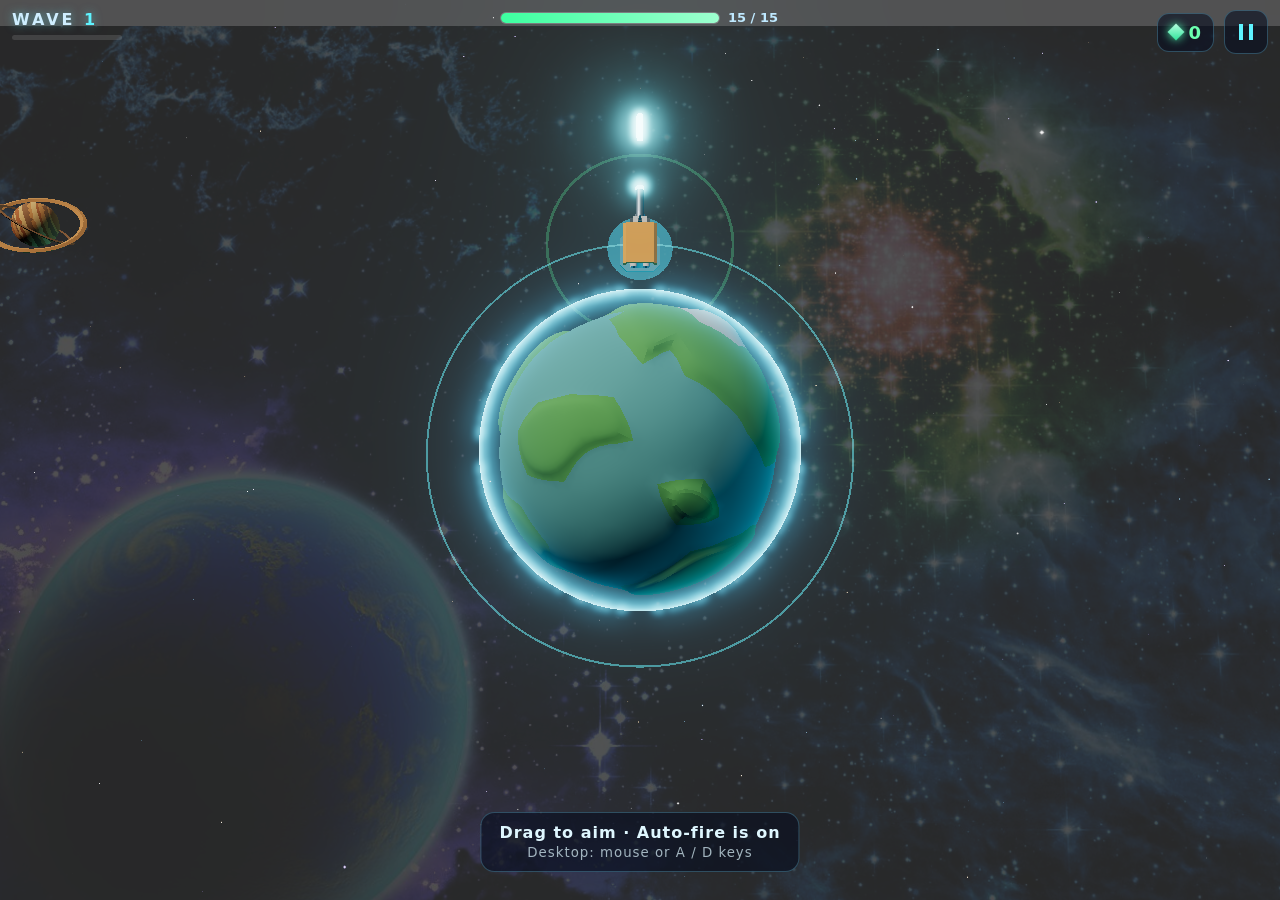
<file: index.html>
<!DOCTYPE html>
<html lang="en">
<head>
<meta charset="utf-8">
<meta name="viewport" content="width=device-width, initial-scale=1, maximum-scale=1, user-scalable=no, viewport-fit=cover">
<link rel="icon" href="data:,">
<title>Tiny Planet Defender</title>
<script>window.PLATFORM = "local";</script>
<script>window.PLATFORM = window.PLATFORM || 'local';</script>
<link rel="stylesheet" href="css/style.css">
</head>
<body>
<canvas id="game"></canvas>

<!-- Loading screen (shown until the game is ready) -->
<div id="loading" class="screen show">
  <div class="logo"><span>TINY PLANET</span><b>DEFENDER</b></div>
  <div class="bar"><i id="loadBar"></i></div>
</div>

<!-- HUD -->
<div id="hud" class="hidden">
  <div class="hud-left">
    <div class="wave-label">WAVE <span id="waveNum">1</span></div>
    <div class="mini-bar"><i id="waveBar"></i></div>
  </div>
  <div class="hud-center">
    <div class="hp-wrap"><div class="hp-bar"><i id="hpBar"></i><em id="shieldBar"></em></div><span id="hpText">10 / 10</span></div>
    <div id="bossWrap" class="boss-wrap hidden"><div class="boss-name">TITAN ROCK</div><div class="boss-bar"><i id="bossBar"></i></div></div>
  </div>
  <div class="hud-right">
    <div class="crystals"><span class="gem"></span><span id="crystalNum">0</span></div>
    <button id="pauseBtn" class="icon-btn" aria-label="Pause"><span class="pause-icon"></span></button>
  </div>
</div>

<div id="hint" class="hint hidden">Drag to aim &middot; Auto-fire is on<br><small>Desktop: mouse or A / D keys</small></div>
<div id="banner" class="banner"></div>

<!-- Upgrade shop -->
<div id="shop" class="screen">
  <div class="panel wide">
    <div class="panel-title">WAVE <span id="shopWave">1</span> CLEARED</div>
    <div class="shop-sub"><span class="gem"></span><span id="shopCrystals">0</span> crystals</div>
    <div id="cards" class="cards"></div>
    <div class="row">
      <button id="bonusBtn" class="btn ghost hidden"><span class="ad-tag">AD</span> +50% crystals</button>
      <button id="nextBtn" class="btn primary">NEXT WAVE &#9654;</button>
    </div>
  </div>
</div>

<!-- Pause -->
<div id="pause" class="screen">
  <div class="panel">
    <div class="panel-title">PAUSED</div>
    <button id="resumeBtn" class="btn primary">RESUME</button>
    <div class="toggles">
      <button id="sfxBtn" class="btn ghost">SOUND: ON</button>
      <button id="musicBtn" class="btn ghost">MUSIC: ON</button>
    </div>
    <button id="creditsBtn" class="btn ghost">CREDITS</button>
    <button id="quitBtn" class="btn ghost danger">RESTART RUN</button>
  </div>
</div>

<!-- Game over -->
<div id="over" class="screen">
  <div class="panel">
    <div class="panel-title red">PLANET LOST</div>
    <div class="stats">
      <div><small>WAVE REACHED</small><b id="overWave">1</b></div>
      <div><small>BEST</small><b id="overBest">1</b></div>
      <div><small>METEORS</small><b id="overKills">0</b></div>
    </div>
    <div id="newBest" class="new-best hidden">NEW BEST!</div>
    <button id="reviveBtn" class="btn primary hidden"><span class="ad-tag">AD</span> REVIVE</button>
    <button id="againBtn" class="btn primary">PLAY AGAIN</button>
    <button id="overCreditsBtn" class="btn ghost small">CREDITS</button>
  </div>
</div>

<!-- Credits -->
<div id="credits" class="screen">
  <div class="panel">
    <div class="panel-title">CREDITS</div>
    <div class="credits-list">
      <p><b>Game design &amp; code</b><br>Esire Omoefe</p>
      <p><b>3D models: Space Kit</b><br>Kenney &middot; www.kenney.nl &middot; CC0</p>
      <p><b>3D models: Ultimate Space Kit</b><br>Quaternius &middot; quaternius.com &middot; CC0</p>
      <p><b>Sound effects: Sci-Fi Sounds, Interface Sounds</b><br>Kenney &middot; www.kenney.nl &middot; CC0</p>
      <p><b>Music: "Title Screen"</b><br>Irrational Machines &middot; RPG Title Screen Music Pack (Music Weeklies) &middot; CC-BY 4.0</p>
      <p><b>Music: Space Themes</b><br>Not Jam &middot; Space Generator &middot; CC0</p>
      <p><b>Backgrounds</b><br>"Space Backgrounds" &middot; OpenGameArt.org &middot; CC0<br>Seamless Space Backgrounds &middot; Screaming Brain Studios &middot; CC0</p>
      <p><b>Engine</b><br>three.js &middot; MIT License</p>
    </div>
    <button id="closeCreditsBtn" class="btn primary">BACK</button>
  </div>
</div>

<script type="importmap">
{ "imports": { "three": "./lib/three/three.module.js", "three/addons/": "./lib/three/addons/" } }
</script>
<script type="module" src="js/main.js"></script>
</body>
</html>
</file>
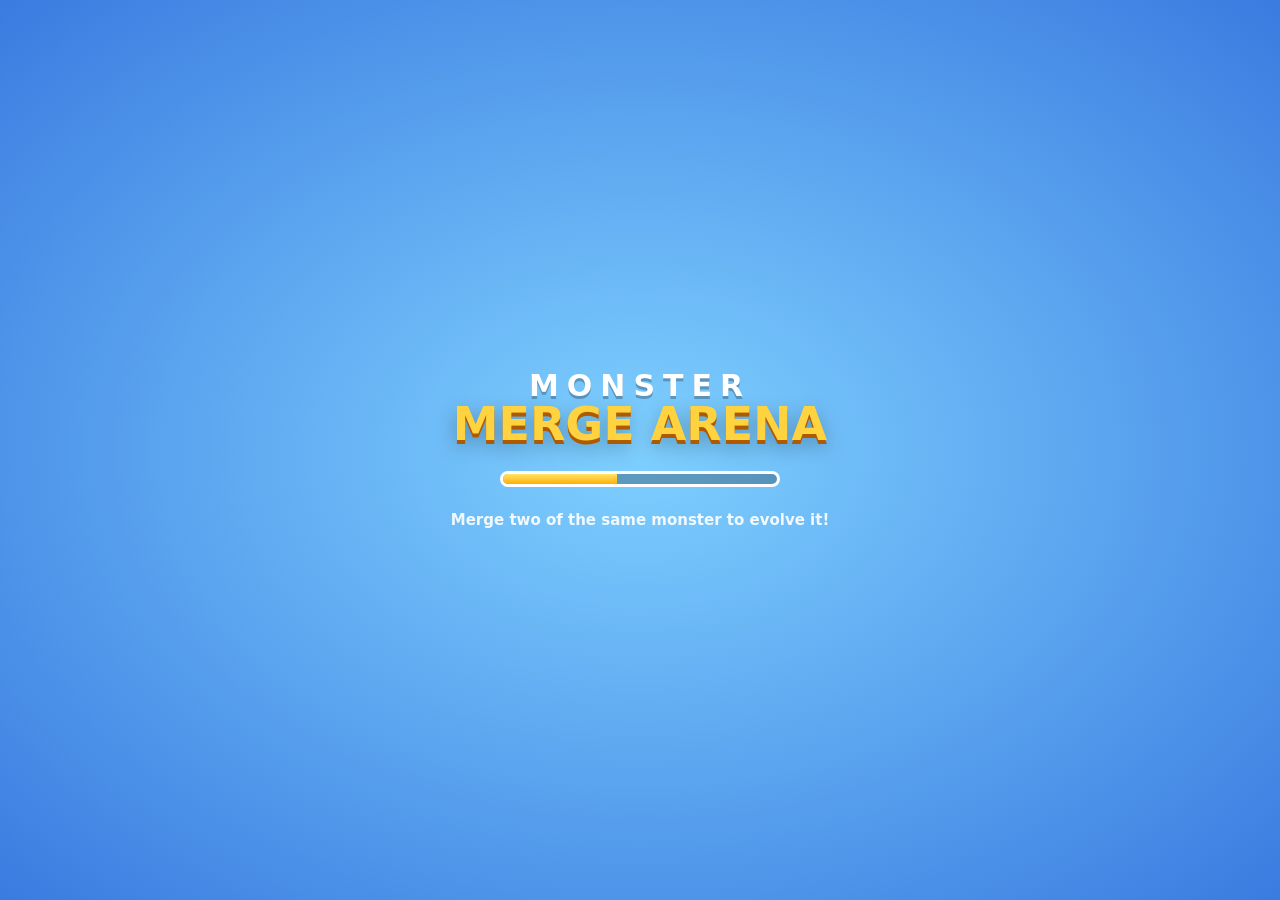
<file: monster-merge-cg/index.html>
<!DOCTYPE html>
<html lang="en">
<head>
<meta charset="utf-8">
<meta name="viewport" content="width=device-width, initial-scale=1, maximum-scale=1, user-scalable=no, viewport-fit=cover">
<link rel="icon" href="data:,">
<title>Monster Merge Arena</title>
<script src="https://sdk.crazygames.com/crazygames-sdk-v3.js"></script>
<script>window.PLATFORM = "crazygames";</script>
<script>window.PLATFORM = window.PLATFORM || 'local';</script>
<link rel="stylesheet" href="css/style.css?v=20261118084653">
</head>
<body>
<canvas id="game"></canvas>
<div id="fx"></div>

<!-- Loading -->
<div id="loading" class="screen show">
  <div class="logo"><span>MONSTER</span><b>MERGE ARENA</b></div>
  <div class="bar"><i id="loadBar"></i></div>
  <div class="load-tip">Merge two of the same monster to evolve it!</div>
</div>

<!-- Top bar -->
<div id="top" class="hidden">
  <div class="top-left">
    <button id="bookBtn" class="round-btn" aria-label="Monster book"><i data-ico="book"></i></button>
    <button id="signInBtn" class="signin-btn hidden" aria-label="Sign in"><i data-ico="user"></i><span>SIGN IN</span></button>
  </div>
  <div class="level-box">
    <div class="level-title">LEVEL <span id="levelNum">1</span></div>
    <div id="road" class="road"></div>
  </div>
  <div class="top-right">
    <div class="coins"><span class="coin-icon"></span><span id="coinNum">0</span></div>
    <button id="settingsBtn" class="round-btn" aria-label="Settings"><i data-ico="gear"></i></button>
  </div>
</div>

<!-- Enemy power vs your power -->
<div id="powerBar" class="power hidden">
  <div class="power-side you"><small>YOU</small><b id="powerYou">0</b></div>
  <div class="power-vs">VS</div>
  <div class="power-side foe"><small>ENEMY</small><b id="powerFoe">0</b></div>
</div>

<!-- Bottom controls -->
<div id="bottom" class="hidden">
  <button id="freeBtn" class="free-btn hidden"><span style="font-size:30px"><i data-ico="gift"></i></span>FREE<br>MONSTER<span class="ad-tag" style="margin:2px 0 0">AD</span></button>
  <button id="buyMage" class="buy-btn mage hidden">
    <span class="buy-ico"><i data-ico="wand"></i></span><span class="buy-name">MAGE</span>
    <span class="buy-price"><span class="coin-icon"></span><span id="priceMage">6</span></span>
  </button>
  <div class="bottom-row">
    <button id="buyMelee" class="buy-btn melee">
      <span class="buy-ico"><i data-ico="sword"></i></span><span class="buy-name">BRAWLER</span>
      <span class="buy-price"><span class="coin-icon"></span><span id="priceMelee">6</span></span>
    </button>
    <button id="fightBtn" class="fight-btn">FIGHT!</button>
    <button id="buyRanged" class="buy-btn ranged">
      <span class="buy-ico"><i data-ico="wing"></i></span><span class="buy-name">FLYER</span>
      <span class="buy-price"><span class="coin-icon"></span><span id="priceRanged">6</span></span>
    </button>
  </div>
</div>

<div id="sellBin" class="sell-bin hidden"><span class="bin-ico"><i data-ico="trash"></i></span><span>DROP TO SELL</span><span class="bin-val"><span class="coin-icon"></span><span id="sellValue">0</span></span></div>
<div id="hint" class="hint hidden"></div>
<div id="banner" class="banner"></div>
<div id="bossName" class="boss-name hidden"></div>
<div id="arenaIntro" class="arena-intro hidden"><small>NEW ARENA</small><b id="arenaName"></b><span id="arenaTwist"></span></div>
<div id="flash" class="flash"></div>

<!-- Victory -->
<div id="win" class="screen">
  <div class="panel">
    <div class="ribbon gold">VICTORY!</div>
    <div class="stars"><span><i data-ico="star"></i></span><span><i data-ico="star"></i></span><span><i data-ico="star"></i></span></div>
    <div class="reward"><span class="coin-icon big"></span><span id="winCoins">0</span></div>
    <button id="tripleBtn" class="btn green hidden"><span class="ad-tag">AD</span> CLAIM x3</button>
    <button id="claimBtn" class="btn blue">CONTINUE</button>
  </div>
</div>

<!-- Defeat -->
<div id="lose" class="screen">
  <div class="panel">
    <div class="ribbon red">DEFEAT</div>
    <p class="lose-tip" id="loseTip">Merge more monsters to get stronger!</p>
    <div class="reward"><span class="coin-icon big"></span><span id="loseCoins">0</span></div>
    <button id="bonusBtn" class="btn green hidden"><span class="ad-tag">AD</span> RETRY + BONUS MONSTER</button>
    <button id="skipBtn" class="btn green hidden"><span class="ad-tag">AD</span> SKIP THIS LEVEL</button>
    <button id="retryBtn" class="btn blue">TRY AGAIN</button>
  </div>
</div>

<!-- New monster discovered -->
<div id="newMon" class="screen">
  <div class="panel new-mon">
    <div class="ribbon purple">NEW MONSTER!</div>
    <img id="newMonImg" alt="">
    <div class="new-name" id="newMonName"></div>
    <div class="new-tier" id="newMonTier"></div>
    <button id="newMonBtn" class="btn green">AWESOME!</button>
  </div>
</div>

<!-- Chest -->
<div id="chestHint" class="chest-hint hidden">TAP THE CHEST!</div>
<div id="chestWin" class="screen">
  <div class="panel">
    <div class="ribbon gold">TREASURE!</div>
    <div class="reward"><span class="coin-icon big"></span><span id="chestCoins">0</span></div>
    <div class="chest-extra" id="chestExtra"></div>
    <button id="chestDoubleBtn" class="btn green hidden"><span class="ad-tag">AD</span> DOUBLE TREASURE</button>
    <button id="chestBtn" class="btn blue">COLLECT</button>
  </div>
</div>

<!-- Daily reward -->
<div id="daily" class="screen">
  <div class="panel">
    <div class="ribbon gold">DAILY GIFT</div>
    <div class="daily-day" id="dailyDay">Day 1</div>
    <div class="reward"><span class="coin-icon big"></span><span id="dailyCoins">0</span></div>
    <button id="dailyDoubleBtn" class="btn green hidden"><span class="ad-tag">AD</span> CLAIM x2</button>
    <button id="dailyBtn" class="btn blue">CLAIM</button>
  </div>
</div>

<!-- Monster book -->
<div id="book" class="screen">
  <div class="panel wide">
    <div class="ribbon purple">MONSTER BOOK</div>
    <div class="book-progress" id="bookProgress"></div>
    <div class="book-tabs"><button id="tabMine" class="on">YOUR MONSTERS <span id="countMine"></span></button><button id="tabBest">BESTIARY <span id="countBest"></span></button></div>
    <div id="bookMine">
      <div class="book-line"><h3><i data-ico="sword"></i> Brawlers</h3><div class="book-grid" id="bookMelee"></div></div>
      <div class="book-line"><h3><i data-ico="wing"></i> Flyers</h3><div class="book-grid" id="bookRanged"></div></div>
      <div class="book-line"><h3><i data-ico="wand"></i> Mages</h3><div class="book-grid" id="bookMage"></div></div>
    </div>
    <div id="bookBest" class="hidden"></div>
    <button id="bookClose" class="btn blue">CLOSE</button>
  </div>
</div>

<!-- Settings -->
<div id="settings" class="screen">
  <div class="panel">
    <div class="ribbon blue">SETTINGS</div>
    <button id="sfxBtn" class="btn ghost">SOUND: ON</button>
    <button id="musicBtn" class="btn ghost">MUSIC: ON</button>
    <button id="signInBtn2" class="btn ghost hidden"><i data-ico="user"></i> SIGN IN (SAVE ONLINE)</button>
    <button id="guideBtn" class="btn ghost"><i data-ico="question"></i> HOW TO PLAY</button>
    <button id="creditsBtn" class="btn ghost">CREDITS</button>
    <button id="restartLevelBtn" class="btn ghost"><i data-ico="restart"></i> RESTART LEVEL</button>
    <button id="newGameBtn" class="btn ghost danger"><i data-ico="warning"></i> NEW GAME</button>
    <button id="settingsClose" class="btn blue">CLOSE</button>
  </div>
</div>

<!-- How to play -->
<div id="guide" class="screen">
  <div class="panel guide">
    <div class="ribbon purple" id="guideTitle">HOW TO PLAY</div>
    <button id="guideSkip" class="g-skip" aria-label="Close"><i data-ico="close"></i></button>
    <div class="g-art" id="guideArt"></div>
    <p class="g-text" id="guideText"></p>
    <div class="g-dots" id="guideDots"></div>
    <div class="g-nav">
      <button id="guideBack" class="btn ghost">BACK</button>
      <button id="guideNext" class="btn green">NEXT</button>
    </div>
  </div>
</div>
<!-- New element card -->
<div id="elemCard" class="screen">
  <div class="panel">
    <div class="ribbon red">NEW ENEMY POWER!</div>
    <div class="e-icon" id="elemIcon"></div>
    <div class="e-name" id="elemName"></div>
    <p class="g-text" id="elemDesc"></p>
    <p class="e-tip" id="elemTip"></p>
    <button id="elemOk" class="btn green">GOT IT!</button>
  </div>
</div>

<!-- Confirm new game -->
<div id="confirmReset" class="screen">
  <div class="panel">
    <div class="ribbon red">START OVER?</div>
    <p class="lose-tip">All your monsters, coins and levels will be lost. This cannot be undone.</p>
    <button id="resetYes" class="btn red">YES, START OVER</button>
    <button id="resetNo" class="btn blue">NO, KEEP PLAYING</button>
  </div>
</div>

<!-- Credits -->
<div id="credits" class="screen">
  <div class="panel">
    <div class="ribbon blue">CREDITS</div>
    <div class="credits-list">
      <p><b>Game design &amp; code</b><br>Esire Omoefe</p>
      <p><b>Monsters: Ultimate Monsters Pack</b><br>Quaternius &middot; quaternius.com &middot; CC0</p>
      <p><b>Arena: Ultimate Platformer Pack, Stylized Nature MegaKit, Fantasy Props MegaKit</b><br>Quaternius &middot; quaternius.com &middot; CC0</p>
      <p><b>Sound effects: Impact Sounds, RPG Audio, Interface Sounds</b><br>Kenney &middot; www.kenney.nl &middot; CC0</p>
      <p><b>Music: "JRPG Epic Rock Battle Theme #1"</b><br>HydroGene &middot; OpenGameArt.org &middot; CC0</p>
      <p><b>Music: "RPG Battle Loop"</b><br>iamoneabe &middot; OpenGameArt.org &middot; CC0</p>
      <p><b>Engine</b><br>three.js &middot; MIT License</p>
    </div>
    <button id="creditsClose" class="btn blue">BACK</button>
  </div>
</div>

<script type="importmap">
{ "imports": { "three": "./lib/three/three.module.js", "three/addons/": "./lib/three/addons/" } }
</script>
<script type="module" src="js/main.js?v=20261118084653"></script>
</body>
</html>
</file>
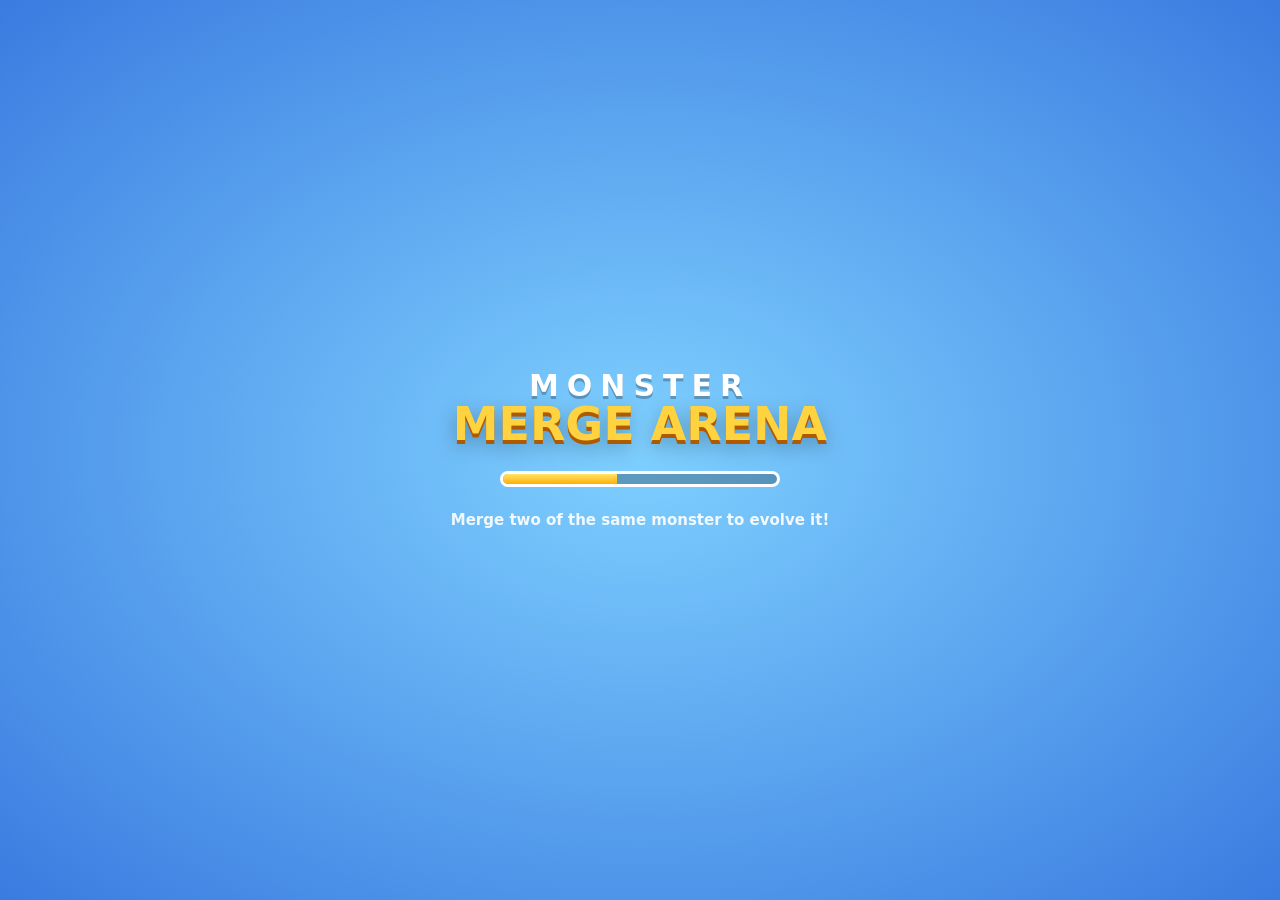
<file: monster-merge-test/index.html>
<!DOCTYPE html>
<html lang="en">
<head>
<meta charset="utf-8">
<meta name="viewport" content="width=device-width, initial-scale=1, maximum-scale=1, user-scalable=no, viewport-fit=cover">
<link rel="icon" href="data:,">
<title>Monster Merge Arena</title>
<script>window.PLATFORM = "local";</script>
<script>window.PLATFORM = window.PLATFORM || 'local';</script>
<link rel="stylesheet" href="css/style.css?v=20261120164532">
</head>
<body>
<canvas id="game"></canvas>
<div id="fx"></div>

<!-- Loading -->
<div id="loading" class="screen show">
  <div class="logo"><span>MONSTER</span><b>MERGE ARENA</b></div>
  <div class="bar"><i id="loadBar"></i></div>
  <div class="load-tip">Merge two of the same monster to evolve it!</div>
</div>

<!-- Top bar -->
<div id="top" class="hidden">
  <div class="top-left">
    <button id="bookBtn" class="round-btn" aria-label="Monster book"><i data-ico="book"></i></button>
    <button id="signInBtn" class="signin-btn hidden" aria-label="Sign in"><i data-ico="user"></i><span>SIGN IN</span></button>
  </div>
  <div class="level-box">
    <div class="level-title"><i id="legendTag" class="legend-tag hidden" data-ico="star" title="LEGEND"></i>LEVEL <span id="levelNum">1</span></div>
    <div id="road" class="road"></div>
  </div>
  <div class="top-right">
    <div class="coins"><span class="coin-icon"></span><span id="coinNum">0</span></div>
    <button id="settingsBtn" class="round-btn" aria-label="Settings"><i data-ico="gear"></i></button>
  </div>
</div>

<!-- Enemy power vs your power -->
<div id="powerBar" class="power hidden">
  <div class="power-side you"><small>YOU</small><b id="powerYou">0</b></div>
  <div class="power-vs">VS</div>
  <div class="power-side foe"><small>ENEMY</small><b id="powerFoe">0</b></div>
</div>

<!-- Bottom controls -->
<div id="bottom" class="hidden">
  <button id="freeBtn" class="free-btn hidden"><span style="font-size:30px"><i data-ico="gift"></i></span>FREE<br>MONSTER<span class="ad-tag" style="margin:2px 0 0">AD</span></button>
  <button id="buyMage" class="buy-btn mage hidden">
    <span class="buy-ico"><i data-ico="wand"></i></span><span class="buy-name">MAGE</span>
    <span class="buy-price"><span class="coin-icon"></span><span id="priceMage">6</span></span>
  </button>
  <div class="bottom-row">
    <button id="buyMelee" class="buy-btn melee">
      <span class="buy-ico"><i data-ico="sword"></i></span><span class="buy-name">BRAWLER</span>
      <span class="buy-price"><span class="coin-icon"></span><span id="priceMelee">6</span></span>
    </button>
    <button id="fightBtn" class="fight-btn">FIGHT!</button>
    <button id="buyRanged" class="buy-btn ranged">
      <span class="buy-ico"><i data-ico="wing"></i></span><span class="buy-name">FLYER</span>
      <span class="buy-price"><span class="coin-icon"></span><span id="priceRanged">6</span></span>
    </button>
  </div>
</div>

<div id="sellBin" class="sell-bin hidden"><span class="bin-ico"><i data-ico="trash"></i></span><span>DROP TO SELL</span><span class="bin-val"><span class="coin-icon"></span><span id="sellValue">0</span></span></div>
<div id="hint" class="hint hidden"></div>
<div id="banner" class="banner"></div>
<div id="bossName" class="boss-name hidden"></div>
<div id="arenaIntro" class="arena-intro hidden"><small>NEW ARENA</small><b id="arenaName"></b><span id="arenaTwist"></span></div>
<div id="flash" class="flash"></div>

<!-- Victory -->
<div id="win" class="screen">
  <div class="panel">
    <div class="ribbon gold">VICTORY!</div>
    <div class="stars"><span><i data-ico="star"></i></span><span><i data-ico="star"></i></span><span><i data-ico="star"></i></span></div>
    <div class="reward"><span class="coin-icon big"></span><span id="winCoins">0</span></div>
    <button id="tripleBtn" class="btn green hidden"><span class="ad-tag">AD</span> CLAIM x3</button>
    <button id="claimBtn" class="btn blue">CONTINUE</button>
  </div>
</div>

<!-- Final boss defeated -->
<div id="legend" class="screen">
  <div class="panel legend">
    <div class="ribbon gold">LEGEND!</div>
    <div class="legend-star"><i data-ico="star"></i></div>
    <h2 class="legend-title">YOU DEFEATED<b>VOIDLORD ETERNUS</b></h2>
    <p class="legend-text">The Last Monarch has fallen. You are a <b>LEGEND</b> of the Monster Merge Arena!</p>
    <div class="credits"><div class="roll">
      <b>MONSTER MERGE ARENA</b>
      <span>Game by</span><em>Esire Omoefe</em>
      <span>3D monsters &amp; props</span><em>Quaternius</em>
      <span>Sound effects</span><em>Kenney</em>
      <span>Music</span><em>HydroGene &amp; iamoneabe</em>
      <span>3D engine</span><em>three.js</em>
      <span>Final boss</span><em>Voidlord Eternus</em>
      <b>THANKS FOR PLAYING!</b>
      <span>The arena never ends...</span>
    </div></div>
    <button id="legendBtn" class="btn green">CONTINUE: ENDLESS MODE</button>
  </div>
</div>

<!-- Defeat -->
<div id="lose" class="screen">
  <div class="panel">
    <div class="ribbon red">DEFEAT</div>
    <p class="lose-tip" id="loseTip">Merge more monsters to get stronger!</p>
    <div class="reward"><span class="coin-icon big"></span><span id="loseCoins">0</span></div>
    <button id="bonusBtn" class="btn green hidden"><span class="ad-tag">AD</span> RETRY + BONUS MONSTER</button>
    <button id="retryBtn" class="btn blue">TRY AGAIN</button>
  </div>
</div>

<!-- New monster discovered -->
<div id="newMon" class="screen">
  <div class="panel new-mon">
    <div class="ribbon purple">NEW MONSTER!</div>
    <img id="newMonImg" alt="">
    <div class="new-name" id="newMonName"></div>
    <div class="new-tier" id="newMonTier"></div>
    <button id="newMonBtn" class="btn green">AWESOME!</button>
  </div>
</div>

<!-- Chest -->
<div id="chestHint" class="chest-hint hidden">TAP THE CHEST!</div>
<div id="chestWin" class="screen">
  <div class="panel">
    <div class="ribbon gold">TREASURE!</div>
    <div class="reward"><span class="coin-icon big"></span><span id="chestCoins">0</span></div>
    <div class="chest-extra" id="chestExtra"></div>
    <button id="chestDoubleBtn" class="btn green hidden"><span class="ad-tag">AD</span> DOUBLE TREASURE</button>
    <button id="chestBtn" class="btn blue">COLLECT</button>
  </div>
</div>

<!-- Daily reward -->
<div id="daily" class="screen">
  <div class="panel">
    <div class="ribbon gold">DAILY GIFT</div>
    <div class="daily-day" id="dailyDay">Day 1</div>
    <div class="reward"><span class="coin-icon big"></span><span id="dailyCoins">0</span></div>
    <button id="dailyDoubleBtn" class="btn green hidden"><span class="ad-tag">AD</span> CLAIM x2</button>
    <button id="dailyBtn" class="btn blue">CLAIM</button>
  </div>
</div>

<!-- Monster book -->
<div id="book" class="screen">
  <div class="panel wide">
    <div class="ribbon purple">MONSTER BOOK</div>
    <div class="book-progress" id="bookProgress"></div>
    <div class="book-tabs"><button id="tabMine" class="on">YOUR MONSTERS <span id="countMine"></span></button><button id="tabBest">BESTIARY <span id="countBest"></span></button></div>
    <div id="bookMine">
      <div class="book-line"><h3><i data-ico="sword"></i> Brawlers</h3><div class="book-grid" id="bookMelee"></div></div>
      <div class="book-line"><h3><i data-ico="wing"></i> Flyers</h3><div class="book-grid" id="bookRanged"></div></div>
      <div class="book-line"><h3><i data-ico="wand"></i> Mages</h3><div class="book-grid" id="bookMage"></div></div>
    </div>
    <div id="bookBest" class="hidden"></div>
    <button id="bookClose" class="btn blue">CLOSE</button>
  </div>
</div>

<!-- Settings -->
<div id="settings" class="screen">
  <div class="panel">
    <div class="ribbon blue">SETTINGS</div>
    <button id="sfxBtn" class="btn ghost">SOUND: ON</button>
    <button id="musicBtn" class="btn ghost">MUSIC: ON</button>
    <button id="signInBtn2" class="btn ghost hidden"><i data-ico="user"></i> SIGN IN (SAVE ONLINE)</button>
    <button id="guideBtn" class="btn ghost"><i data-ico="question"></i> HOW TO PLAY</button>
    <button id="creditsBtn" class="btn ghost">CREDITS</button>
    <button id="restartLevelBtn" class="btn ghost"><i data-ico="restart"></i> RESTART LEVEL</button>
    <button id="newGameBtn" class="btn ghost danger"><i data-ico="warning"></i> NEW GAME</button>
    <button id="settingsClose" class="btn blue">CLOSE</button>
  </div>
</div>

<!-- How to play -->
<div id="guide" class="screen">
  <div class="panel guide">
    <div class="ribbon purple" id="guideTitle">HOW TO PLAY</div>
    <button id="guideSkip" class="g-skip" aria-label="Close"><i data-ico="close"></i></button>
    <div class="g-art" id="guideArt"></div>
    <p class="g-text" id="guideText"></p>
    <div class="g-dots" id="guideDots"></div>
    <div class="g-nav">
      <button id="guideBack" class="btn ghost">BACK</button>
      <button id="guideNext" class="btn green">NEXT</button>
    </div>
  </div>
</div>
<!-- New element card -->
<div id="elemCard" class="screen">
  <div class="panel">
    <div class="ribbon red">NEW ENEMY POWER!</div>
    <div class="e-icon" id="elemIcon"></div>
    <div class="e-name" id="elemName"></div>
    <p class="g-text" id="elemDesc"></p>
    <p class="e-tip" id="elemTip"></p>
    <button id="elemOk" class="btn green">GOT IT!</button>
  </div>
</div>

<!-- Confirm new game -->
<div id="confirmReset" class="screen">
  <div class="panel">
    <div class="ribbon red">START OVER?</div>
    <p class="lose-tip">All your monsters, coins and levels will be lost. This cannot be undone.</p>
    <button id="resetYes" class="btn red">YES, START OVER</button>
    <button id="resetNo" class="btn blue">NO, KEEP PLAYING</button>
  </div>
</div>

<!-- Credits -->
<div id="credits" class="screen">
  <div class="panel">
    <div class="ribbon blue">CREDITS</div>
    <div class="credits-list">
      <p><b>Game design &amp; code</b><br>Esire Omoefe</p>
      <p><b>Monsters: Ultimate Monsters Pack</b><br>Quaternius &middot; quaternius.com &middot; CC0</p>
      <p><b>Arena: Ultimate Platformer Pack, Stylized Nature MegaKit, Fantasy Props MegaKit</b><br>Quaternius &middot; quaternius.com &middot; CC0</p>
      <p><b>Sound effects: Impact Sounds, RPG Audio, Interface Sounds</b><br>Kenney &middot; www.kenney.nl &middot; CC0</p>
      <p><b>Music: "JRPG Epic Rock Battle Theme #1"</b><br>HydroGene &middot; OpenGameArt.org &middot; CC0</p>
      <p><b>Music: "RPG Battle Loop"</b><br>iamoneabe &middot; OpenGameArt.org &middot; CC0</p>
      <p><b>Engine</b><br>three.js &middot; MIT License</p>
    </div>
    <button id="creditsClose" class="btn blue">BACK</button>
  </div>
</div>

<script type="importmap">
{ "imports": { "three": "./lib/three/three.module.js", "three/addons/": "./lib/three/addons/" } }
</script>
<script type="module" src="js/main.js?v=20261120164532"></script>
</body>
</html>
</file>
<file: css/style.css>
:root {
  --cyan: #5ff3ff;
  --cyan-dim: rgba(95, 243, 255, 0.35);
  --green: #6dffb0;
  --red: #ff5a6e;
  --gold: #ffd36b;
  --panel: rgba(8, 14, 32, 0.78);
  --line: rgba(120, 220, 255, 0.28);
  --font: "Segoe UI", "Trebuchet MS", system-ui, -apple-system, Roboto, sans-serif;
}

* { box-sizing: border-box; -webkit-tap-highlight-color: transparent; }

html, body {
  margin: 0; padding: 0; width: 100%; height: 100%;
  overflow: hidden; background: #02030a; color: #e8f6ff;
  font-family: var(--font);
  user-select: none; -webkit-user-select: none;
  touch-action: none; overscroll-behavior: none;
}

#game { position: fixed; inset: 0; width: 100%; height: 100%; display: block; touch-action: none; }

.hidden { display: none !important; }

/* ---------- Screens & panels ---------- */
.screen {
  position: fixed; inset: 0; display: none;
  align-items: center; justify-content: center;
  background: radial-gradient(ellipse at center, rgba(4, 10, 30, 0.55), rgba(0, 0, 8, 0.85));
  z-index: 20; padding: 16px;
}
.screen.show { display: flex; animation: fadeIn 0.25s ease-out; }
@keyframes fadeIn { from { opacity: 0; } to { opacity: 1; } }

.panel {
  width: min(420px, 100%);
  max-height: calc(100% - 16px); overflow-y: auto;
  background: var(--panel);
  border: 1px solid var(--line);
  border-radius: 18px;
  padding: 22px 20px;
  display: flex; flex-direction: column; gap: 12px; align-items: stretch;
  box-shadow: 0 0 40px rgba(60, 200, 255, 0.15), inset 0 0 30px rgba(60, 160, 255, 0.06);
  backdrop-filter: blur(6px); -webkit-backdrop-filter: blur(6px);
  animation: pop 0.28s cubic-bezier(.2, 1.4, .4, 1);
}
.panel.wide { width: min(760px, 100%); }
@keyframes pop { from { transform: scale(0.9); opacity: 0; } to { transform: scale(1); opacity: 1; } }

.panel-title {
  text-align: center; font-size: 26px; font-weight: 800; letter-spacing: 4px;
  color: var(--cyan); text-shadow: 0 0 14px rgba(95, 243, 255, 0.7);
}
.panel-title.red { color: var(--red); text-shadow: 0 0 14px rgba(255, 90, 110, 0.7); }

/* ---------- Buttons ---------- */
.btn {
  font-family: var(--font); font-size: 17px; font-weight: 800; letter-spacing: 2px;
  color: #04121c; background: var(--cyan);
  border: none; border-radius: 12px; padding: 14px 18px; cursor: pointer;
  box-shadow: 0 0 18px rgba(95, 243, 255, 0.45), inset 0 -3px 0 rgba(0, 0, 0, 0.2);
  transition: transform 0.08s, filter 0.15s;
}
.btn:hover { filter: brightness(1.12); }
.btn:active { transform: scale(0.96); }
.btn.ghost {
  background: rgba(95, 243, 255, 0.08); color: var(--cyan);
  border: 1px solid var(--line); box-shadow: none;
}
.btn.ghost.danger { color: var(--red); border-color: rgba(255, 90, 110, 0.35); background: rgba(255, 90, 110, 0.06); }
.btn.small { font-size: 13px; padding: 9px 12px; }
.ad-tag {
  display: inline-block; font-size: 10px; padding: 2px 5px; margin-right: 6px; border-radius: 4px;
  background: var(--gold); color: #3a2800; vertical-align: middle; letter-spacing: 1px;
}
.row { display: flex; gap: 10px; }
.row .btn { flex: 1; }
.toggles { display: flex; gap: 10px; }
.toggles .btn { flex: 1; font-size: 14px; }

.icon-btn {
  width: 44px; height: 44px; border-radius: 12px; cursor: pointer;
  background: rgba(8, 14, 32, 0.6); border: 1px solid var(--line);
  display: flex; align-items: center; justify-content: center;
}
.pause-icon { width: 14px; height: 16px; border-left: 4px solid var(--cyan); border-right: 4px solid var(--cyan); }

/* ---------- Loading ---------- */
#loading { background: radial-gradient(ellipse at center, #0a1638, #02030a); flex-direction: column; gap: 28px; }
.logo { text-align: center; line-height: 1; }
.logo span { display: block; font-size: 22px; letter-spacing: 10px; color: #a9d8ff; font-weight: 600; }
.logo b { display: block; font-size: 46px; letter-spacing: 6px; color: var(--cyan); text-shadow: 0 0 24px rgba(95, 243, 255, 0.8); }
.bar { width: min(280px, 70vw); height: 6px; background: rgba(255, 255, 255, 0.1); border-radius: 6px; overflow: hidden; }
.bar i { display: block; height: 100%; width: 0%; background: var(--cyan); box-shadow: 0 0 12px var(--cyan); transition: width 0.2s; }

/* ---------- HUD ---------- */
#hud {
  position: fixed; left: 0; right: 0; top: 0; z-index: 10; pointer-events: none;
  display: grid; grid-template-columns: minmax(0, 1fr) auto minmax(0, 1fr); align-items: start;
  padding: max(10px, env(safe-area-inset-top)) max(12px, env(safe-area-inset-right)) 0 max(12px, env(safe-area-inset-left));
  gap: 10px;
}
#hud button { pointer-events: auto; }
.hud-left { justify-self: start; }
.hud-right { justify-self: end; display: flex; gap: 10px; align-items: center; }
.hud-center { display: flex; flex-direction: column; align-items: center; gap: 8px; }

.wave-label { font-weight: 800; letter-spacing: 3px; font-size: 16px; color: #cfeeff; text-shadow: 0 0 10px rgba(95, 243, 255, 0.5); }
.wave-label span { color: var(--cyan); }
.mini-bar { width: 110px; height: 5px; margin-top: 6px; border-radius: 4px; background: rgba(255, 255, 255, 0.12); overflow: hidden; }
.mini-bar i { display: block; height: 100%; width: 0%; background: var(--cyan); transition: width 0.2s; }

.hp-wrap { display: flex; align-items: center; gap: 8px; }
.hp-bar { position: relative; width: min(220px, 38vw); height: 12px; border-radius: 8px; background: rgba(255, 255, 255, 0.1); overflow: hidden; border: 1px solid rgba(255, 255, 255, 0.15); }
.hp-bar i { position: absolute; left: 0; top: 0; bottom: 0; width: 100%; background: linear-gradient(90deg, #3dffa0, #9dffcf); box-shadow: 0 0 10px rgba(80, 255, 170, 0.7); transition: width 0.2s, background 0.3s; }
.hp-bar i.low { background: linear-gradient(90deg, #ff3d5a, #ff8a7a); box-shadow: 0 0 10px rgba(255, 60, 90, 0.8); }
.hp-bar em { position: absolute; left: 0; top: 0; height: 4px; width: 0%; background: #8fd8ff; box-shadow: 0 0 8px #8fd8ff; transition: width 0.2s; }
#hpText { font-size: 13px; font-weight: 700; color: #bfe9ff; min-width: 52px; }

.boss-wrap { text-align: center; }
.boss-name { font-size: 12px; letter-spacing: 4px; color: #ffb36b; font-weight: 800; }
.boss-bar { width: min(260px, 50vw); height: 8px; margin-top: 4px; border-radius: 6px; background: rgba(255, 255, 255, 0.1); overflow: hidden; }
.boss-bar i { display: block; height: 100%; width: 100%; background: linear-gradient(90deg, #ff7a3d, #ffcf6b); transition: width 0.15s; }

.crystals {
  display: flex; align-items: center; gap: 6px; padding: 8px 12px; border-radius: 12px;
  background: rgba(8, 14, 32, 0.6); border: 1px solid var(--line);
  font-weight: 800; font-size: 18px; color: var(--green);
}
.gem {
  display: inline-block; width: 12px; height: 12px; transform: rotate(45deg);
  background: linear-gradient(135deg, #b6ffe0, #2fe39a); box-shadow: 0 0 10px #4dffb5;
}
.crystals.bump { animation: bump 0.25s; }
@keyframes bump { 50% { transform: scale(1.15); } }

.hint {
  position: fixed; left: 50%; bottom: max(28px, env(safe-area-inset-bottom)); transform: translateX(-50%);
  z-index: 10; pointer-events: none; text-align: center;
  font-size: 16px; font-weight: 700; letter-spacing: 1px; color: #dff7ff;
  background: rgba(8, 14, 32, 0.65); border: 1px solid var(--line); border-radius: 14px; padding: 10px 18px;
  animation: pulse 1.6s ease-in-out infinite;
}
.hint small { font-weight: 500; opacity: 0.7; }
@keyframes pulse { 50% { opacity: 0.6; } }

.banner {
  position: fixed; left: 0; right: 0; top: 30%; z-index: 11; pointer-events: none;
  text-align: center; font-size: clamp(28px, 7vw, 54px); font-weight: 900; letter-spacing: 6px;
  color: #fff; text-shadow: 0 0 22px var(--cyan), 0 0 4px var(--cyan);
  opacity: 0; transform: scale(0.8);
}
.banner.show { animation: bannerIn 1.8s ease-out forwards; }
.banner.boss { color: #ffd9b0; text-shadow: 0 0 22px #ff7a3d, 0 0 4px #ff7a3d; }
@keyframes bannerIn {
  0% { opacity: 0; transform: scale(0.7); }
  15% { opacity: 1; transform: scale(1.05); }
  25% { transform: scale(1); }
  75% { opacity: 1; }
  100% { opacity: 0; transform: scale(1); }
}

/* ---------- Shop ---------- */
.shop-sub { text-align: center; display: flex; gap: 8px; align-items: center; justify-content: center; font-size: 20px; font-weight: 800; color: var(--green); }
.cards { display: grid; grid-template-columns: repeat(auto-fill, minmax(150px, 1fr)); gap: 10px; }
.card {
  position: relative; text-align: left; cursor: pointer;
  background: rgba(95, 243, 255, 0.06); border: 1px solid var(--line); border-radius: 14px;
  padding: 12px; color: #e8f6ff; font-family: var(--font);
  display: flex; flex-direction: column; gap: 6px; transition: transform 0.08s, background 0.15s;
}
.card:hover { background: rgba(95, 243, 255, 0.12); }
.card:active { transform: scale(0.97); }
.card .ico { font-size: 22px; line-height: 1; }
.card .name { font-weight: 800; font-size: 15px; letter-spacing: 1px; }
.card .desc { font-size: 12px; opacity: 0.75; min-height: 30px; }
.card .lvl { display: flex; gap: 3px; }
.card .lvl i { width: 14px; height: 4px; border-radius: 2px; background: rgba(255, 255, 255, 0.15); }
.card .lvl i.on { background: var(--cyan); box-shadow: 0 0 6px var(--cyan); }
.card .cost { display: flex; align-items: center; gap: 6px; font-weight: 800; color: var(--green); }
.card.poor { opacity: 0.55; }
.card.poor .cost { color: var(--red); }
.card.maxed { opacity: 0.5; cursor: default; }
.card.maxed .cost { color: var(--gold); }

/* ---------- Game over ---------- */
.stats { display: grid; grid-template-columns: repeat(3, 1fr); gap: 8px; text-align: center; }
.stats div { background: rgba(255, 255, 255, 0.05); border-radius: 12px; padding: 10px 4px; }
.stats small { display: block; font-size: 10px; letter-spacing: 2px; opacity: 0.7; }
.stats b { font-size: 28px; color: var(--cyan); }
.new-best { text-align: center; font-weight: 900; letter-spacing: 4px; color: var(--gold); text-shadow: 0 0 14px var(--gold); animation: pulse 1s infinite; }

.credits-list { font-size: 13px; line-height: 1.45; }
.credits-list p { margin: 0 0 10px; }
.credits-list b { color: var(--cyan); }

@media (max-width: 520px) {
  .hp-bar { width: 30vw; }
  #hpText { font-size: 11px; min-width: 0; }
  .hp-wrap { flex-direction: column; gap: 2px; }
  #hud { gap: 6px; }
  .wave-label { font-size: 13px; letter-spacing: 2px; }
  .mini-bar { width: 80px; }
  .crystals { font-size: 15px; padding: 6px 9px; }
  .icon-btn { width: 38px; height: 38px; }
  .cards { grid-template-columns: repeat(2, 1fr); }
  .card .desc { min-height: 0; }
  .panel-title { font-size: 22px; }
}
@media (max-height: 460px) {
  .cards { grid-template-columns: repeat(4, 1fr); }
  .card .desc { display: none; }
  .panel { padding: 14px; gap: 8px; }
}
</file>
<file: monster-merge-cg/css/style.css>
:root {
  --font: "Arial Rounded MT Bold", "Trebuchet MS", "Segoe UI", system-ui, -apple-system, Roboto, sans-serif;
  --ink: #2b1d4f;
  --gold: #ffd23f;
  --gold-dark: #e09b00;
  --green: #5fdc3c;
  --green-dark: #2f9e1b;
  --blue: #3fb4ff;
  --blue-dark: #1b6fd1;
  --red: #ff5a5a;
  --red-dark: #c42b3c;
  --purple: #a66bff;
  --purple-dark: #6a35d6;
}
* { box-sizing: border-box; -webkit-tap-highlight-color: transparent; }
html, body {
  margin: 0; padding: 0; width: 100%; height: 100%; overflow: hidden;
  background: #8fd3ff; color: #fff; font-family: var(--font);
  user-select: none; -webkit-user-select: none; -webkit-touch-callout: none; touch-action: none; overscroll-behavior: none;
}
#game { position: fixed; inset: 0; width: 100%; height: 100%; display: block; touch-action: none; }
.hidden { display: none !important; }

/* Outlined cartoon text */
.ribbon, .level-title, .banner, .fight-btn, .btn, .buy-btn, .reward, .coins, .power b, .boss-name, .new-name, .chest-hint, .hint, .dmg {
  text-shadow: 0 2px 0 rgba(0,0,0,.35), 2px 0 0 rgba(0,0,0,.18), -2px 0 0 rgba(0,0,0,.18), 0 -1px 0 rgba(0,0,0,.18);
}

/* ---------- Screens & panels ---------- */
.screen {
  position: fixed; inset: 0; z-index: 30; display: none;
  align-items: center; justify-content: center; padding: 16px;
  background: rgba(20, 10, 50, 0.55);
}
.screen.show { display: flex; animation: fade .2s ease-out; }
@keyframes fade { from { opacity: 0; } to { opacity: 1; } }
.panel {
  position: relative; width: min(380px, 100%); max-height: calc(100% - 40px);
  background: linear-gradient(#fff9ec, #ffe9c2); color: var(--ink);
  border: 4px solid #fff; border-radius: 26px; padding: 44px 20px 20px;
  box-shadow: 0 10px 0 rgba(0,0,0,.18), 0 20px 50px rgba(0,0,0,.35);
  display: flex; flex-direction: column; gap: 12px; align-items: stretch; text-align: center;
  animation: pop .35s cubic-bezier(.2, 1.6, .4, 1); margin-top: 30px; overflow: visible;
}
.panel.wide { width: min(560px, 100%); }
.panel.wide .scroll { overflow-y: auto; }
#book .panel { overflow-y: auto; overflow-x: visible; }
@keyframes pop { from { transform: scale(.6); opacity: 0; } to { transform: scale(1); opacity: 1; } }
.ribbon {
  position: absolute; left: 50%; top: -24px; transform: translateX(-50%);
  padding: 10px 28px; border-radius: 16px; white-space: nowrap;
  font-size: 26px; font-weight: 900; letter-spacing: 2px; color: #fff;
  border: 4px solid #fff; box-shadow: 0 5px 0 rgba(0,0,0,.2);
}
.ribbon.gold { background: linear-gradient(#ffdf5c, #ffae00); }
.ribbon.red { background: linear-gradient(#ff7a7a, #e0344a); }
.ribbon.purple { background: linear-gradient(#c391ff, #7d45e8); }
.ribbon.blue { background: linear-gradient(#6ccbff, #2a86e8); }

.btn {
  font-family: var(--font); font-size: 20px; font-weight: 900; letter-spacing: 1px; color: #fff;
  border: 3px solid #fff; border-radius: 18px; padding: 14px 16px; cursor: pointer;
  transition: transform .08s, filter .15s;
}
.btn:active { transform: scale(.95) translateY(2px); }
.btn.green { background: linear-gradient(#7cf05a, #34b81f); box-shadow: 0 6px 0 var(--green-dark); }
.btn.blue { background: linear-gradient(#6ccbff, #2a86e8); box-shadow: 0 6px 0 var(--blue-dark); }
.btn.ghost { background: #fff; color: var(--ink); border-color: #e9d8b5; box-shadow: 0 4px 0 #e2c993; text-shadow: none; font-size: 17px; }
.ad-tag { display: inline-block; font-size: 11px; padding: 3px 6px; margin-right: 6px; border-radius: 6px; background: var(--gold); color: #5a3a00; text-shadow: none; vertical-align: middle; }

.coin-icon {
  display: inline-block; width: 22px; height: 22px; border-radius: 50%; vertical-align: middle;
  background: radial-gradient(circle at 35% 30%, #fff6b0, #ffd23f 45%, #e09b00 100%);
  border: 2px solid #b87400; box-shadow: inset 0 -2px 0 rgba(0,0,0,.15);
}
.coin-icon.big { width: 40px; height: 40px; border-width: 3px; }
.reward { display: flex; align-items: center; justify-content: center; gap: 10px; font-size: 44px; font-weight: 900; color: var(--gold); }

/* ---------- Loading ---------- */
#loading { background: radial-gradient(ellipse at center, #7ed0ff, #3a7be0); flex-direction: column; gap: 24px; }
.logo { text-align: center; line-height: 1; }
.logo span { display: block; font-size: 30px; letter-spacing: 8px; font-weight: 900; color: #fff; text-shadow: 0 3px 0 rgba(0,0,0,.25); }
.logo b { display: block; font-size: 46px; font-weight: 900; color: var(--gold); text-shadow: 0 4px 0 #b05a00, 0 8px 20px rgba(0,0,0,.3); }
.bar { width: min(280px, 72vw); height: 16px; background: rgba(0,0,0,.25); border-radius: 10px; overflow: hidden; border: 3px solid #fff; }
.bar i { display: block; height: 100%; width: 0; background: linear-gradient(#ffe36b, #ffb000); transition: width .2s; }
.load-tip { font-size: 15px; font-weight: 700; opacity: .9; text-align: center; padding: 0 20px; }

/* ---------- Top bar ---------- */
#top {
  position: fixed; top: 0; left: 0; right: 0; z-index: 10; pointer-events: none;
  display: grid; grid-template-columns: 1fr auto 1fr; align-items: start;
  padding: max(10px, env(safe-area-inset-top)) max(10px, env(safe-area-inset-right)) 0 max(10px, env(safe-area-inset-left));
}
#top button { pointer-events: auto; }
.top-left { justify-self: start; display: flex; gap: 8px; }
.top-right { justify-self: end; display: flex; gap: 8px; align-items: center; }
.round-btn {
  width: 46px; height: 46px; border-radius: 14px; font-size: 22px; cursor: pointer;
  background: linear-gradient(#fff, #ffe6b8); border: 3px solid #fff; box-shadow: 0 4px 0 rgba(0,0,0,.2);
}
.round-btn:active { transform: translateY(2px); }
.level-box { text-align: center; }
.level-title { font-size: 24px; font-weight: 900; letter-spacing: 2px; }
.road { display: flex; gap: 5px; justify-content: center; margin-top: 4px; }
.road i { width: 14px; height: 14px; border-radius: 50%; background: rgba(255,255,255,.45); border: 2px solid #fff; }
.road i.done { background: var(--green); }
.road i.now { background: var(--gold); transform: scale(1.25); }
.road i.boss { width: 20px; height: 20px; border-radius: 6px; background: #ff6464; margin-top: -3px; font-style: normal; font-size: 11px; line-height: 16px; text-align: center; }
.road i.chest { background: #c98a3b; border-radius: 4px; }
.coins {
  display: flex; align-items: center; gap: 6px; padding: 6px 12px 6px 8px; border-radius: 14px;
  background: rgba(40, 20, 80, .45); border: 3px solid #fff; font-size: 20px; font-weight: 900; color: var(--gold);
}
.coins.bump { animation: bump .25s; }
@keyframes bump { 50% { transform: scale(1.18); } }

.power {
  position: fixed; top: calc(max(10px, env(safe-area-inset-top)) + 64px); left: 50%; transform: translateX(-50%);
  z-index: 9; pointer-events: none; display: flex; align-items: center; gap: 8px;
}
.power-side { padding: 4px 12px; border-radius: 12px; border: 3px solid #fff; text-align: center; min-width: 74px; }
.power-side small { display: block; font-size: 10px; letter-spacing: 1px; font-weight: 900; opacity: .9; }
.power-side b { font-size: 18px; font-weight: 900; }
.power-side.you { background: linear-gradient(#6ccbff, #2a86e8); }
.power-side.foe { background: linear-gradient(#ff8a8a, #e0344a); }
.power-vs { font-weight: 900; font-size: 16px; color: #fff; text-shadow: 0 2px 0 rgba(0,0,0,.3); }

/* ---------- Bottom controls ---------- */
#bottom {
  position: fixed; left: 0; right: 0; bottom: 0; z-index: 10;
  padding: 0 max(10px, env(safe-area-inset-right)) max(12px, env(safe-area-inset-bottom)) max(10px, env(safe-area-inset-left));
  display: flex; flex-direction: column; align-items: center; gap: 10px; pointer-events: none;
}
#bottom button { pointer-events: auto; }
.bottom-row { display: flex; gap: 10px; align-items: flex-end; width: min(560px, 100%); }
.buy-btn {
  flex: 1; display: flex; flex-direction: column; align-items: center; gap: 2px; cursor: pointer;
  font-family: var(--font); color: #fff; font-weight: 900; padding: 8px 6px 10px;
  border: 3px solid #fff; border-radius: 20px; transition: transform .08s, filter .2s;
}
.buy-btn.melee { background: linear-gradient(#ffb067, #ff7a1a); box-shadow: 0 6px 0 #c4520a; }
.buy-btn.ranged { background: linear-gradient(#c391ff, #8a4dff); box-shadow: 0 6px 0 var(--purple-dark); }
.buy-btn:active { transform: scale(.95) translateY(3px); }
.buy-btn.poor { filter: grayscale(.7) brightness(.85); }
.buy-ico { font-size: 26px; line-height: 1; }
.buy-name { font-size: 14px; letter-spacing: 1px; }
.buy-price { display: flex; align-items: center; gap: 4px; font-size: 18px; color: #fff6c2; }
.buy-price .coin-icon { width: 18px; height: 18px; }
.fight-btn {
  flex: 1.3; font-family: var(--font); font-size: 30px; font-weight: 900; letter-spacing: 1px; color: #fff; cursor: pointer;
  padding: 20px 8px; border-radius: 24px; border: 4px solid #fff;
  background: linear-gradient(#8bf562, #2fb51a); box-shadow: 0 8px 0 var(--green-dark);
  animation: breathe 1.4s ease-in-out infinite;
}
.fight-btn:active { transform: scale(.95) translateY(4px); }
@keyframes breathe { 50% { transform: scale(1.05); } }
.free-btn {
  position: fixed; left: max(10px, env(safe-area-inset-left)); top: 42%; z-index: 11;
  display: flex; flex-direction: column; align-items: center; gap: 2px; line-height: 1.05; max-width: 84px;
  font-family: var(--font); font-weight: 900; font-size: 13px; color: #5a3a00; cursor: pointer;
  background: linear-gradient(#fff3a6, #ffd23f); border: 3px solid #fff; border-radius: 14px; padding: 8px 14px;
  box-shadow: 0 4px 0 var(--gold-dark); animation: wiggle 2.4s ease-in-out infinite;
}
@keyframes wiggle { 0%, 80%, 100% { transform: rotate(0); } 85% { transform: rotate(-4deg); } 90% { transform: rotate(4deg); } 95% { transform: rotate(-2deg); } }

/* ---------- Banners & hints ---------- */
.banner {
  position: fixed; left: 0; right: 0; top: 28%; z-index: 20; pointer-events: none; text-align: center;
  font-size: clamp(36px, 10vw, 72px); font-weight: 900; letter-spacing: 3px; color: #fff; opacity: 0;
}
.banner.show { animation: bannerIn 1.6s ease-out forwards; }
.banner.gold { color: var(--gold); }
.banner.red { color: #ff7070; }
@keyframes bannerIn {
  0% { opacity: 0; transform: scale(2.2); }
  18% { opacity: 1; transform: scale(.95); }
  28% { transform: scale(1.05); }
  36% { transform: scale(1); }
  78% { opacity: 1; }
  100% { opacity: 0; transform: scale(1) translateY(-20px); }
}
.boss-name {
  position: fixed; left: 50%; top: 20%; transform: translateX(-50%); z-index: 20; pointer-events: none;
  font-size: clamp(22px, 6vw, 38px); font-weight: 900; color: #ffdd57; letter-spacing: 3px; white-space: nowrap;
  animation: bossIn 2.4s ease-out forwards;
}
@keyframes bossIn { 0% { opacity: 0; letter-spacing: 20px; } 20% { opacity: 1; letter-spacing: 3px; } 80% { opacity: 1; } 100% { opacity: 0; } }
.hint {
  position: fixed; left: 50%; bottom: 190px; transform: translateX(-50%); z-index: 12; pointer-events: none;
  background: rgba(40, 20, 80, .75); border: 3px solid #fff; border-radius: 16px; padding: 10px 16px;
  font-size: 17px; font-weight: 900; text-align: center; max-width: 92vw; animation: pulse 1.4s ease-in-out infinite;
}
@keyframes pulse { 50% { transform: translateX(-50%) scale(1.04); } }
.chest-hint {
  position: fixed; left: 50%; top: 22%; transform: translateX(-50%); z-index: 12; pointer-events: none;
  font-size: 30px; font-weight: 900; color: var(--gold); animation: pulse 1s ease-in-out infinite;
}

/* Floating damage numbers & coins */
#fx { position: fixed; inset: 0; pointer-events: none; z-index: 8; overflow: hidden; }
.dmg {
  position: absolute; left: 0; top: 0; font-weight: 900; font-size: 20px; color: #fff; white-space: nowrap;
  will-change: transform, opacity;
}
.dmg.crit { color: #ffdd33; font-size: 28px; }
.dmg.enemy { color: #ff8f8f; }
.dmg.heal { color: #7dff7d; }
.fly-coin { position: absolute; left: 0; top: 0; width: 22px; height: 22px; will-change: transform; }

/* Win/lose details */
.stars { font-size: 46px; color: var(--gold); letter-spacing: 6px; text-shadow: 0 3px 0 #c47f00; margin-top: -6px; }
.stars span { display: inline-block; animation: starPop .5s cubic-bezier(.2, 1.8, .4, 1) backwards; }
.stars span:nth-child(2) { animation-delay: .15s; font-size: 58px; }
.stars span:nth-child(3) { animation-delay: .3s; }
@keyframes starPop { from { transform: scale(0) rotate(-90deg); } to { transform: scale(1) rotate(0); } }
.lose-tip { margin: 0; font-weight: 700; font-size: 16px; }

.new-mon img { width: 200px; height: 200px; margin: 0 auto; object-fit: contain; filter: drop-shadow(0 8px 8px rgba(0,0,0,.25)); animation: float 2s ease-in-out infinite; }
@keyframes float { 50% { transform: translateY(-8px); } }
.new-name { font-size: 28px; font-weight: 900; color: var(--purple-dark); text-shadow: none; }
.new-tier { font-weight: 800; color: #8a6a3a; }
.chest-extra { font-weight: 800; font-size: 18px; }
.daily-day { font-size: 20px; font-weight: 900; }

/* Book */
.book-progress { font-weight: 900; color: #8a6a3a; }
.book-line h3 { margin: 6px 0; text-align: left; font-size: 18px; }
.book-grid { display: grid; grid-template-columns: repeat(5, 1fr); gap: 6px; }
.book-card { background: #fff; border-radius: 12px; border: 3px solid #f0dcb2; padding: 4px; font-size: 10px; font-weight: 800; color: var(--ink); }
.book-card img { width: 100%; aspect-ratio: 1; object-fit: contain; display: block; }
.book-card .q { width: 100%; aspect-ratio: 1; display: flex; align-items: center; justify-content: center; font-size: 28px; color: #d8c49a; }
.book-card.locked { background: #f5ead2; }
.book-card .t { color: #b08850; }

.credits-list { font-size: 13px; line-height: 1.45; text-align: left; }
.credits-list p { margin: 0 0 8px; }
.credits-list b { color: var(--purple-dark); }

@media (max-width: 420px) {
  .hint { font-size: 14px; bottom: 175px; padding: 8px 12px; }
  .level-title { font-size: 19px; }
  .fight-btn { font-size: 24px; padding: 16px 6px; }
  .buy-ico { font-size: 22px; }
  .buy-name { font-size: 12px; }
  .round-btn { width: 40px; height: 40px; font-size: 19px; }
  .coins { font-size: 17px; }
  .road i { width: 11px; height: 11px; }
  .road i.boss { width: 16px; height: 16px; }
}
#book .panel { padding-top: 18px; }
#book .ribbon { position: static; transform: none; align-self: center; margin-bottom: 4px; }

/* Sell bin (appears while dragging a monster) */
.sell-bin {
  position: fixed; left: 50%; bottom: max(18px, env(safe-area-inset-bottom)); transform: translateX(-50%); z-index: 12;
  display: flex; align-items: center; gap: 10px; padding: 14px 22px; border-radius: 22px;
  background: linear-gradient(#ff8a8a, #e0344a); border: 4px solid #fff; box-shadow: 0 6px 0 var(--red-dark);
  font-weight: 900; font-size: 18px; color: #fff; pointer-events: none; transition: transform .12s;
  text-shadow: 0 2px 0 rgba(0,0,0,.3);
}
.sell-bin .bin-ico { font-size: 30px; }
.sell-bin .bin-val { display: flex; align-items: center; gap: 4px; color: #fff3a6; }
.sell-bin.hot { transform: translateX(-50%) scale(1.15); background: linear-gradient(#ffb14a, #ff6a00); }
.sell-bin.locked { filter: grayscale(1); }
.sell-bin { white-space: nowrap; }
@media (max-width: 420px) { .sell-bin { font-size: 15px; padding: 12px 16px; gap: 8px; } .sell-bin .bin-ico { font-size: 24px; } }

.btn.red { background: linear-gradient(#ff8a8a, #e0344a); box-shadow: 0 6px 0 var(--red-dark); }
.btn.ghost.danger { color: #e0344a; border-color: #f3c0c0; box-shadow: 0 4px 0 #e9a3a3; }

/* Trailer capture mode */
.capture #hint, .capture #freeBtn { display: none !important; }
.demo-hand { position: fixed; left: 0; top: 0; z-index: 50; font-size: 64px; pointer-events: none; margin: -6px 0 0 -18px; filter: drop-shadow(0 4px 4px rgba(0,0,0,.4)); }
.clean #top, .clean #bottom, .clean #powerBar, .clean #fx, .clean .banner, .clean .screen, .clean .boss-name, .clean .demo-hand { visibility: hidden !important; }

/* ---------- Arenas, elements, mystery power ---------- */
.arena-intro {
  position: fixed; left: 50%; top: 24%; transform: translateX(-50%); z-index: 21; pointer-events: none;
  display: flex; flex-direction: column; align-items: center; gap: 6px; width: min(92vw, 560px); text-align: center;
  animation: arenaIn 2.9s ease-out forwards;
}
.arena-intro small { font-size: 15px; font-weight: 900; letter-spacing: 4px; color: #fff; background: rgba(40,20,80,.7); padding: 4px 12px; border-radius: 10px; }
.arena-intro b { font-size: clamp(30px, 8.5vw, 54px); font-weight: 900; color: #ffdd57; letter-spacing: 2px; line-height: 1.05;
  text-shadow: 0 4px 0 rgba(0,0,0,.4), 3px 0 0 rgba(0,0,0,.2), -3px 0 0 rgba(0,0,0,.2); }
.arena-intro span { font-size: clamp(15px, 4vw, 20px); font-weight: 900; color: #fff; background: rgba(40,20,80,.72); border: 3px solid #fff;
  border-radius: 14px; padding: 8px 14px; text-shadow: 0 2px 0 rgba(0,0,0,.35); }
@keyframes arenaIn { 0% { opacity: 0; transform: translateX(-50%) scale(.6); } 12% { opacity: 1; transform: translateX(-50%) scale(1.08); }
  20% { transform: translateX(-50%) scale(1); } 85% { opacity: 1; } 100% { opacity: 0; transform: translateX(-50%) scale(1); } }
.flash { position: fixed; inset: 0; z-index: 25; background: #fff; opacity: 0; pointer-events: none; }
.flash.go { animation: flash .7s ease-out; }
@keyframes flash { 0% { opacity: 0; } 25% { opacity: 1; } 100% { opacity: 0; } }
.power.mystery .foe b { color: #d8b0ff; animation: mystery 1.2s ease-in-out infinite; }
@keyframes mystery { 50% { opacity: .55; } }
.dmg.burn { color: #ff9a3a; font-size: 18px; }
.dmg.poison { color: #8aff5a; font-size: 18px; }
.clean .arena-intro { visibility: hidden !important; }

/* ---------- How to play guide & element card ---------- */
.panel.guide { width: min(420px, 100%); }
.g-skip { position: absolute; top: 10px; right: 12px; width: 34px; height: 34px; border-radius: 50%; border: 3px solid #fff;
  background: #e9d8b5; color: var(--ink); font-weight: 900; font-size: 16px; cursor: pointer; }
.g-art { min-height: 150px; display: flex; align-items: center; justify-content: center; flex-wrap: wrap; gap: 6px;
  background: linear-gradient(#bfe6ff, #e6f6ff); border: 3px solid #fff; border-radius: 18px; padding: 10px; }
.g-art img { width: 92px; height: 92px; object-fit: contain; }
.g-row { display: flex; align-items: center; justify-content: center; gap: 4px; }
.g-row > b { font-size: 34px; font-weight: 900; color: var(--ink); }
.g-mon { display: flex; flex-direction: column; align-items: center; font-weight: 900; font-size: 13px; }
.g-mon small { font-size: 11px; opacity: .75; }
.g-text { margin: 0; font-size: 17px; font-weight: 700; line-height: 1.35; }
.g-text b { color: #d4380d; }
.g-dots { display: flex; justify-content: center; gap: 8px; }
.g-dots i { width: 11px; height: 11px; border-radius: 50%; background: #e2c993; }
.g-dots i.on { background: var(--gold-dark); transform: scale(1.3); }
.g-nav { display: flex; gap: 10px; }
.g-nav .btn { flex: 1; }
.g-power { display: flex; align-items: center; gap: 8px; font-weight: 900; }
.g-power span { padding: 8px 14px; border-radius: 14px; border: 3px solid #fff; color: #fff; font-size: 22px; line-height: 1; }
.g-power span small { display: block; font-size: 11px; }
.g-power .y { background: linear-gradient(#6ccbff, #2a86e8); }
.g-power .f { background: linear-gradient(#ff7a7a, #e0344a); }
.g-elems { display: grid; grid-template-columns: 1fr 1fr; gap: 6px; width: 100%; }
.g-elem { display: flex; align-items: center; gap: 6px; background: #fff; border-radius: 12px; padding: 6px 8px; font-size: 12px; font-weight: 800; text-align: left; border: 3px solid var(--c); }
.g-elem em { font-style: normal; font-size: 20px; }
.g-elem b { display: block; color: var(--ink); font-size: 13px; }
.g-tips { display: grid; grid-template-columns: 1fr 1fr; gap: 6px; width: 100%; }
.g-tip { background: #fff; border-radius: 12px; padding: 8px; font-size: 13px; font-weight: 800; display: flex; align-items: center; gap: 8px; text-align: left; }
.g-tip em { font-style: normal; font-size: 26px; min-width: 32px; text-align: center; }
.g-q { display: inline-flex; width: 30px; height: 30px; border-radius: 50%; background: #4a2a7a; color: #fff; border: 3px solid #e0344a; align-items: center; justify-content: center; font-size: 17px; }
.e-icon { font-size: 64px; line-height: 1; margin: 0 auto; width: 104px; height: 104px; border-radius: 50%; display: flex; align-items: center; justify-content: center;
  background: radial-gradient(circle, #fff 30%, var(--c) 100%); border: 4px solid #fff; box-shadow: 0 0 30px var(--c); animation: pulse2 1.4s ease-in-out infinite; }
@keyframes pulse2 { 50% { transform: scale(1.06); } }
.e-name { font-size: 34px; font-weight: 900; color: var(--c); text-shadow: 0 2px 0 rgba(0,0,0,.35); letter-spacing: 2px; }
.e-tip { margin: 0; font-size: 15px; font-weight: 800; background: #fff; border-radius: 12px; padding: 8px 10px; }
.panel.guide .ribbon { font-size: clamp(17px, 5.4vw, 24px); white-space: nowrap; }
.g-art img:not([src]) { visibility: hidden; }
.g-art img { width: 84px; height: 84px; }
.g-nav .btn { font-size: 18px; padding: 12px 10px; white-space: nowrap; }
.g-skip { top: 12px; right: 10px; width: 30px; height: 30px; font-size: 14px; z-index: 2; }
#elemCard .panel { width: min(340px, 100%); }
#elemCard .ribbon { font-size: clamp(17px, 5.4vw, 24px); white-space: nowrap; }

/* ---------- SVG icons ---------- */
.ico { width: 1em; height: 1em; display: inline-block; vertical-align: -0.15em; overflow: visible; }
i[data-ico] { font-style: normal; display: inline-flex; }
.round-btn i[data-ico] .ico { width: 1.25em; height: 1.25em; }
.stars .ico { filter: drop-shadow(0 3px 0 #c47f00); }
.road i.boss { display: flex; align-items: center; justify-content: center; }
.road i.boss .ico { width: 14px; height: 14px; }
.e-icon .ico { width: 64px; height: 64px; }
.e-tip .ico { width: 20px; height: 20px; vertical-align: -4px; }
.g-row > b .ico { width: 34px; height: 34px; }
.g-mon span .ico { width: 14px; height: 14px; vertical-align: -2px; }
.btn i[data-ico] { vertical-align: -3px; }
.g-skip i[data-ico] .ico { width: 14px; height: 14px; }
.hint .ico { width: 22px; height: 22px; vertical-align: -5px; }

.buy-ico .ico { width: 30px; height: 30px; }
/* ---------- Short landscape phones: controls on the sides ---------- */
.short-land .level-title { font-size: 17px; }
.short-land .round-btn { width: 38px; height: 38px; font-size: 17px; }
.short-land .coins { font-size: 16px; padding: 4px 10px 4px 6px; }
.short-land .road i { width: 10px; height: 10px; }
.short-land .road i.boss { width: 14px; height: 14px; }
.short-land .power { top: calc(max(6px, env(safe-area-inset-top)) + 46px); transform: translateX(-50%) scale(.85); transform-origin: top center; }
.short-land .bottom-row {
  width: 100%; display: grid; grid-template-columns: 116px 1fr 150px; grid-template-rows: auto auto; gap: 8px; align-items: end;
}
.short-land #buyMelee { grid-column: 1; grid-row: 1; }
.short-land #buyRanged { grid-column: 1; grid-row: 2; }
.short-land .fight-btn { grid-column: 3; grid-row: 2; font-size: 24px; padding: 16px 6px; }
.short-land .buy-btn { padding: 4px 6px 6px; flex-direction: row; flex-wrap: wrap; justify-content: center; gap: 2px 6px; }
.short-land .buy-ico .ico { width: 22px; height: 22px; }
.short-land .buy-name { font-size: 12px; }
.short-land .buy-price { font-size: 15px; }
.short-land .free-btn { left: auto; right: max(10px, env(safe-area-inset-right)); top: 26%; }
.short-land .hint { bottom: 10px; font-size: 13px; max-width: 44vw; padding: 6px 10px; }
.short-land .hint .ico { width: 18px; height: 18px; }
/* AD labels must be clearly visible on every rewarded button */
.ad-tag { background: #5a2fd0 !important; color: #fff !important; border: 2px solid #fff; font-size: 12px; padding: 2px 7px; letter-spacing: 1px; }
.free-btn .ad-tag { margin-top: 4px !important; font-size: 13px; }

.signin-btn {
  display: flex; align-items: center; gap: 4px; height: 46px; padding: 0 10px; border-radius: 14px; cursor: pointer;
  font-family: var(--font); font-weight: 900; font-size: 13px; color: #1b4f9a;
  background: linear-gradient(#fff, #d8efff); border: 3px solid #fff; box-shadow: 0 4px 0 rgba(0,0,0,.2);
}
.signin-btn .ico { width: 22px; height: 22px; }
.signin-btn:active { transform: translateY(2px); }
@media (max-width: 420px) { .signin-btn { height: 40px; padding: 0 7px; font-size: 11px; } .signin-btn span { max-width: 44px; line-height: 1; } }
.short-land .signin-btn { height: 38px; }
.top-left { flex-direction: column; align-items: flex-start; }
.signin-btn { height: 34px; font-size: 12px; padding: 0 9px; border-radius: 12px; }
.signin-btn .ico { width: 18px; height: 18px; }
@media (max-width: 420px) { .signin-btn { height: 32px; padding: 0 7px; font-size: 11px; } .signin-btn span { max-width: none; } }
.short-land .signin-btn { height: 30px; }

/* ---------- Mage button ---------- */
.buy-btn.mage { flex: none; flex-direction: row; gap: 8px; padding: 6px 16px; margin-bottom: 2px;
  background: linear-gradient(#7ae0ff, #2a9ae0); box-shadow: 0 5px 0 #1a6ab0; pointer-events: auto; }
.buy-btn.mage .buy-ico .ico { width: 24px; height: 24px; }
.buy-btn.mage.new { animation: magePop 1.2s ease-in-out infinite; }
@keyframes magePop { 50% { transform: scale(1.08); } }
.short-land .buy-btn.mage { position: fixed; left: max(10px, env(safe-area-inset-left)); bottom: calc(max(12px, env(safe-area-inset-bottom)) + 128px); width: 116px; padding: 4px 6px 6px; flex-wrap: wrap; justify-content: center; gap: 2px 6px; }
/* ---------- Monster book tabs & bestiary ---------- */
.book-tabs { display: flex; gap: 6px; justify-content: center; }
.book-tabs button { font-family: var(--font); font-weight: 900; font-size: 13px; padding: 8px 12px; border-radius: 12px; border: 3px solid #fff; background: #e9d8b5; color: var(--ink); cursor: pointer; }
.book-tabs button.on { background: linear-gradient(#c391ff, #7d45e8); color: #fff; }
.book-card.locked img { filter: brightness(0) opacity(.4); }
.book-card .t { font-size: 10px; }
.best-sec { text-align: left; font-weight: 900; margin: 8px 0 4px; font-size: 15px; }
.book-card.cap { opacity: .55; }
/* Short landscape phones: keep the whole guide card on screen */
@media (max-height: 460px) and (orientation: landscape) {
  .panel.guide { width: min(640px, 92vw); padding-top: 26px; gap: 6px; margin-top: 18px; }
  .panel.guide .ribbon { font-size: 17px; }
  .g-art { min-height: 0; padding: 4px; }
  .g-art img { width: 60px; height: 60px; }
  .g-text { font-size: 14px; line-height: 1.25; }
  .g-elem, .g-tip { padding: 4px 6px; font-size: 11px; }
  .g-nav .btn { padding-top: 6px; padding-bottom: 6px; }
  .unlock-card .g-art img, .panel.unlock .g-art img { width: 70px; height: 70px; }
}
</file>
<file: monster-merge-test/css/style.css>
:root {
  --font: "Arial Rounded MT Bold", "Trebuchet MS", "Segoe UI", system-ui, -apple-system, Roboto, sans-serif;
  --ink: #2b1d4f;
  --gold: #ffd23f;
  --gold-dark: #e09b00;
  --green: #5fdc3c;
  --green-dark: #2f9e1b;
  --blue: #3fb4ff;
  --blue-dark: #1b6fd1;
  --red: #ff5a5a;
  --red-dark: #c42b3c;
  --purple: #a66bff;
  --purple-dark: #6a35d6;
}
* { box-sizing: border-box; -webkit-tap-highlight-color: transparent; }
html, body {
  margin: 0; padding: 0; width: 100%; height: 100%; overflow: hidden;
  background: #8fd3ff; color: #fff; font-family: var(--font);
  user-select: none; -webkit-user-select: none; -webkit-touch-callout: none; touch-action: none; overscroll-behavior: none;
}
#game { position: fixed; inset: 0; width: 100%; height: 100%; display: block; touch-action: none; }
.hidden { display: none !important; }

/* Outlined cartoon text */
.ribbon, .level-title, .banner, .fight-btn, .btn, .buy-btn, .reward, .coins, .power b, .boss-name, .new-name, .chest-hint, .hint, .dmg {
  text-shadow: 0 2px 0 rgba(0,0,0,.35), 2px 0 0 rgba(0,0,0,.18), -2px 0 0 rgba(0,0,0,.18), 0 -1px 0 rgba(0,0,0,.18);
}

/* ---------- Screens & panels ---------- */
.screen {
  position: fixed; inset: 0; z-index: 30; display: none;
  align-items: center; justify-content: center; padding: 16px;
  background: rgba(20, 10, 50, 0.55);
}
.screen.show { display: flex; animation: fade .2s ease-out; }
@keyframes fade { from { opacity: 0; } to { opacity: 1; } }
.panel {
  position: relative; width: min(380px, 100%); max-height: calc(100% - 40px);
  background: linear-gradient(#fff9ec, #ffe9c2); color: var(--ink);
  border: 4px solid #fff; border-radius: 26px; padding: 44px 20px 20px;
  box-shadow: 0 10px 0 rgba(0,0,0,.18), 0 20px 50px rgba(0,0,0,.35);
  display: flex; flex-direction: column; gap: 12px; align-items: stretch; text-align: center;
  animation: pop .35s cubic-bezier(.2, 1.6, .4, 1); margin-top: 30px; overflow: visible;
}
.panel.wide { width: min(560px, 100%); }
.panel.wide .scroll { overflow-y: auto; }
#book .panel { overflow-y: auto; overflow-x: visible; }
@keyframes pop { from { transform: scale(.6); opacity: 0; } to { transform: scale(1); opacity: 1; } }
.ribbon {
  position: absolute; left: 50%; top: -24px; transform: translateX(-50%);
  padding: 10px 28px; border-radius: 16px; white-space: nowrap;
  font-size: 26px; font-weight: 900; letter-spacing: 2px; color: #fff;
  border: 4px solid #fff; box-shadow: 0 5px 0 rgba(0,0,0,.2);
}
.ribbon.gold { background: linear-gradient(#ffdf5c, #ffae00); }
.ribbon.red { background: linear-gradient(#ff7a7a, #e0344a); }
.ribbon.purple { background: linear-gradient(#c391ff, #7d45e8); }
.ribbon.blue { background: linear-gradient(#6ccbff, #2a86e8); }

.btn {
  font-family: var(--font); font-size: 20px; font-weight: 900; letter-spacing: 1px; color: #fff;
  border: 3px solid #fff; border-radius: 18px; padding: 14px 16px; cursor: pointer;
  transition: transform .08s, filter .15s;
}
.btn:active { transform: scale(.95) translateY(2px); }
.btn.green { background: linear-gradient(#7cf05a, #34b81f); box-shadow: 0 6px 0 var(--green-dark); }
.btn.blue { background: linear-gradient(#6ccbff, #2a86e8); box-shadow: 0 6px 0 var(--blue-dark); }
.btn.ghost { background: #fff; color: var(--ink); border-color: #e9d8b5; box-shadow: 0 4px 0 #e2c993; text-shadow: none; font-size: 17px; }
.ad-tag { display: inline-block; font-size: 11px; padding: 3px 6px; margin-right: 6px; border-radius: 6px; background: var(--gold); color: #5a3a00; text-shadow: none; vertical-align: middle; }

.coin-icon {
  display: inline-block; width: 22px; height: 22px; border-radius: 50%; vertical-align: middle;
  background: radial-gradient(circle at 35% 30%, #fff6b0, #ffd23f 45%, #e09b00 100%);
  border: 2px solid #b87400; box-shadow: inset 0 -2px 0 rgba(0,0,0,.15);
}
.coin-icon.big { width: 40px; height: 40px; border-width: 3px; }
.reward { display: flex; align-items: center; justify-content: center; gap: 10px; font-size: 44px; font-weight: 900; color: var(--gold); }

/* ---------- Loading ---------- */
#loading { background: radial-gradient(ellipse at center, #7ed0ff, #3a7be0); flex-direction: column; gap: 24px; }
.logo { text-align: center; line-height: 1; }
.logo span { display: block; font-size: 30px; letter-spacing: 8px; font-weight: 900; color: #fff; text-shadow: 0 3px 0 rgba(0,0,0,.25); }
.logo b { display: block; font-size: 46px; font-weight: 900; color: var(--gold); text-shadow: 0 4px 0 #b05a00, 0 8px 20px rgba(0,0,0,.3); }
.bar { width: min(280px, 72vw); height: 16px; background: rgba(0,0,0,.25); border-radius: 10px; overflow: hidden; border: 3px solid #fff; }
.bar i { display: block; height: 100%; width: 0; background: linear-gradient(#ffe36b, #ffb000); transition: width .2s; }
.load-tip { font-size: 15px; font-weight: 700; opacity: .9; text-align: center; padding: 0 20px; }

/* ---------- Top bar ---------- */
#top {
  position: fixed; top: 0; left: 0; right: 0; z-index: 10; pointer-events: none;
  display: grid; grid-template-columns: 1fr auto 1fr; align-items: start;
  padding: max(10px, env(safe-area-inset-top)) max(10px, env(safe-area-inset-right)) 0 max(10px, env(safe-area-inset-left));
}
#top button { pointer-events: auto; }
.top-left { justify-self: start; display: flex; gap: 8px; }
.top-right { justify-self: end; display: flex; gap: 8px; align-items: center; }
.round-btn {
  width: 46px; height: 46px; border-radius: 14px; font-size: 22px; cursor: pointer;
  background: linear-gradient(#fff, #ffe6b8); border: 3px solid #fff; box-shadow: 0 4px 0 rgba(0,0,0,.2);
}
.round-btn:active { transform: translateY(2px); }
.level-box { text-align: center; }
.level-title { font-size: 24px; font-weight: 900; letter-spacing: 2px; }
.road { display: flex; gap: 5px; justify-content: center; margin-top: 4px; }
.road i { width: 14px; height: 14px; border-radius: 50%; background: rgba(255,255,255,.45); border: 2px solid #fff; }
.road i.done { background: var(--green); }
.road i.now { background: var(--gold); transform: scale(1.25); }
.road i.boss { width: 20px; height: 20px; border-radius: 6px; background: #ff6464; margin-top: -3px; font-style: normal; font-size: 11px; line-height: 16px; text-align: center; }
.road i.chest { background: #c98a3b; border-radius: 4px; }
.coins {
  display: flex; align-items: center; gap: 6px; padding: 6px 12px 6px 8px; border-radius: 14px;
  background: rgba(40, 20, 80, .45); border: 3px solid #fff; font-size: 20px; font-weight: 900; color: var(--gold);
}
.coins.bump { animation: bump .25s; }
@keyframes bump { 50% { transform: scale(1.18); } }

.power {
  position: fixed; top: calc(max(10px, env(safe-area-inset-top)) + 64px); left: 50%; transform: translateX(-50%);
  z-index: 9; pointer-events: none; display: flex; align-items: center; gap: 8px;
}
.power-side { padding: 4px 12px; border-radius: 12px; border: 3px solid #fff; text-align: center; min-width: 74px; }
.power-side small { display: block; font-size: 10px; letter-spacing: 1px; font-weight: 900; opacity: .9; }
.power-side b { font-size: 18px; font-weight: 900; }
.power-side.you { background: linear-gradient(#6ccbff, #2a86e8); }
.power-side.foe { background: linear-gradient(#ff8a8a, #e0344a); }
.power-vs { font-weight: 900; font-size: 16px; color: #fff; text-shadow: 0 2px 0 rgba(0,0,0,.3); }

/* ---------- Bottom controls ---------- */
#bottom {
  position: fixed; left: 0; right: 0; bottom: 0; z-index: 10;
  padding: 0 max(10px, env(safe-area-inset-right)) max(12px, env(safe-area-inset-bottom)) max(10px, env(safe-area-inset-left));
  display: flex; flex-direction: column; align-items: center; gap: 10px; pointer-events: none;
}
#bottom button { pointer-events: auto; }
.bottom-row { display: flex; gap: 10px; align-items: flex-end; width: min(560px, 100%); }
.buy-btn {
  flex: 1; display: flex; flex-direction: column; align-items: center; gap: 2px; cursor: pointer;
  font-family: var(--font); color: #fff; font-weight: 900; padding: 8px 6px 10px;
  border: 3px solid #fff; border-radius: 20px; transition: transform .08s, filter .2s;
}
.buy-btn.melee { background: linear-gradient(#ffb067, #ff7a1a); box-shadow: 0 6px 0 #c4520a; }
.buy-btn.ranged { background: linear-gradient(#c391ff, #8a4dff); box-shadow: 0 6px 0 var(--purple-dark); }
.buy-btn:active { transform: scale(.95) translateY(3px); }
.buy-btn.poor { filter: grayscale(.7) brightness(.85); }
.buy-ico { font-size: 26px; line-height: 1; }
.buy-name { font-size: 14px; letter-spacing: 1px; }
.buy-price { display: flex; align-items: center; gap: 4px; font-size: 18px; color: #fff6c2; }
.buy-price .coin-icon { width: 18px; height: 18px; }
.fight-btn {
  flex: 1.3; font-family: var(--font); font-size: 30px; font-weight: 900; letter-spacing: 1px; color: #fff; cursor: pointer;
  padding: 20px 8px; border-radius: 24px; border: 4px solid #fff;
  background: linear-gradient(#8bf562, #2fb51a); box-shadow: 0 8px 0 var(--green-dark);
  animation: breathe 1.4s ease-in-out infinite;
}
.fight-btn:active { transform: scale(.95) translateY(4px); }
@keyframes breathe { 50% { transform: scale(1.05); } }
.free-btn {
  position: fixed; left: max(10px, env(safe-area-inset-left)); top: 42%; z-index: 11;
  display: flex; flex-direction: column; align-items: center; gap: 2px; line-height: 1.05; max-width: 84px;
  font-family: var(--font); font-weight: 900; font-size: 13px; color: #5a3a00; cursor: pointer;
  background: linear-gradient(#fff3a6, #ffd23f); border: 3px solid #fff; border-radius: 14px; padding: 8px 14px;
  box-shadow: 0 4px 0 var(--gold-dark); animation: wiggle 2.4s ease-in-out infinite;
}
@keyframes wiggle { 0%, 80%, 100% { transform: rotate(0); } 85% { transform: rotate(-4deg); } 90% { transform: rotate(4deg); } 95% { transform: rotate(-2deg); } }

/* ---------- Banners & hints ---------- */
.banner {
  position: fixed; left: 0; right: 0; top: 28%; z-index: 20; pointer-events: none; text-align: center;
  font-size: clamp(36px, 10vw, 72px); font-weight: 900; letter-spacing: 3px; color: #fff; opacity: 0;
}
.banner.show { animation: bannerIn 1.6s ease-out forwards; }
.banner.gold { color: var(--gold); }
.banner.red { color: #ff7070; }
@keyframes bannerIn {
  0% { opacity: 0; transform: scale(2.2); }
  18% { opacity: 1; transform: scale(.95); }
  28% { transform: scale(1.05); }
  36% { transform: scale(1); }
  78% { opacity: 1; }
  100% { opacity: 0; transform: scale(1) translateY(-20px); }
}
.boss-name {
  position: fixed; left: 50%; top: 20%; transform: translateX(-50%); z-index: 20; pointer-events: none;
  font-size: clamp(22px, 6vw, 38px); font-weight: 900; color: #ffdd57; letter-spacing: 3px; white-space: nowrap;
  animation: bossIn 2.4s ease-out forwards;
}
@keyframes bossIn { 0% { opacity: 0; letter-spacing: 20px; } 20% { opacity: 1; letter-spacing: 3px; } 80% { opacity: 1; } 100% { opacity: 0; } }
.hint {
  position: fixed; left: 50%; bottom: 190px; transform: translateX(-50%); z-index: 12; pointer-events: none;
  background: rgba(40, 20, 80, .75); border: 3px solid #fff; border-radius: 16px; padding: 10px 16px;
  font-size: 17px; font-weight: 900; text-align: center; max-width: 92vw; animation: pulse 1.4s ease-in-out infinite;
}
@keyframes pulse { 50% { transform: translateX(-50%) scale(1.04); } }
.chest-hint {
  position: fixed; left: 50%; top: 22%; transform: translateX(-50%); z-index: 12; pointer-events: none;
  font-size: 30px; font-weight: 900; color: var(--gold); animation: pulse 1s ease-in-out infinite;
}

/* Floating damage numbers & coins */
#fx { position: fixed; inset: 0; pointer-events: none; z-index: 8; overflow: hidden; }
.dmg {
  position: absolute; left: 0; top: 0; font-weight: 900; font-size: 20px; color: #fff; white-space: nowrap;
  will-change: transform, opacity;
}
.dmg.crit { color: #ffdd33; font-size: 28px; }
.dmg.enemy { color: #ff8f8f; }
.dmg.heal { color: #7dff7d; }
.fly-coin { position: absolute; left: 0; top: 0; width: 22px; height: 22px; will-change: transform; }

/* Win/lose details */
.stars { font-size: 46px; color: var(--gold); letter-spacing: 6px; text-shadow: 0 3px 0 #c47f00; margin-top: -6px; }
.stars span { display: inline-block; animation: starPop .5s cubic-bezier(.2, 1.8, .4, 1) backwards; }
.stars span:nth-child(2) { animation-delay: .15s; font-size: 58px; }
.stars span:nth-child(3) { animation-delay: .3s; }
@keyframes starPop { from { transform: scale(0) rotate(-90deg); } to { transform: scale(1) rotate(0); } }
.lose-tip { margin: 0; font-weight: 700; font-size: 16px; }

.new-mon img { width: 200px; height: 200px; margin: 0 auto; object-fit: contain; filter: drop-shadow(0 8px 8px rgba(0,0,0,.25)); animation: float 2s ease-in-out infinite; }
@keyframes float { 50% { transform: translateY(-8px); } }
.new-name { font-size: 28px; font-weight: 900; color: var(--purple-dark); text-shadow: none; }
.new-tier { font-weight: 800; color: #8a6a3a; }
.chest-extra { font-weight: 800; font-size: 18px; }
.daily-day { font-size: 20px; font-weight: 900; }

/* Book */
.book-progress { font-weight: 900; color: #8a6a3a; }
.book-line h3 { margin: 6px 0; text-align: left; font-size: 18px; }
.book-grid { display: grid; grid-template-columns: repeat(5, 1fr); gap: 6px; }
.book-card { background: #fff; border-radius: 12px; border: 3px solid #f0dcb2; padding: 4px; font-size: 10px; font-weight: 800; color: var(--ink); }
.book-card img { width: 100%; aspect-ratio: 1; object-fit: contain; display: block; }
.book-card .q { width: 100%; aspect-ratio: 1; display: flex; align-items: center; justify-content: center; font-size: 28px; color: #d8c49a; }
.book-card.locked { background: #f5ead2; }
.book-card .t { color: #b08850; }

.credits-list { font-size: 13px; line-height: 1.45; text-align: left; }
.credits-list p { margin: 0 0 8px; }
.credits-list b { color: var(--purple-dark); }

@media (max-width: 420px) {
  .hint { font-size: 14px; bottom: 175px; padding: 8px 12px; }
  .level-title { font-size: 19px; }
  .fight-btn { font-size: 24px; padding: 16px 6px; }
  .buy-ico { font-size: 22px; }
  .buy-name { font-size: 12px; }
  .round-btn { width: 40px; height: 40px; font-size: 19px; }
  .coins { font-size: 17px; }
  .road i { width: 11px; height: 11px; }
  .road i.boss { width: 16px; height: 16px; }
}
#book .panel { padding-top: 18px; }
#book .ribbon { position: static; transform: none; align-self: center; margin-bottom: 4px; }

/* Sell bin (appears while dragging a monster) */
.sell-bin {
  position: fixed; left: 50%; bottom: max(18px, env(safe-area-inset-bottom)); transform: translateX(-50%); z-index: 12;
  display: flex; align-items: center; gap: 10px; padding: 14px 22px; border-radius: 22px;
  background: linear-gradient(#ff8a8a, #e0344a); border: 4px solid #fff; box-shadow: 0 6px 0 var(--red-dark);
  font-weight: 900; font-size: 18px; color: #fff; pointer-events: none; transition: transform .12s;
  text-shadow: 0 2px 0 rgba(0,0,0,.3);
}
.sell-bin .bin-ico { font-size: 30px; }
.sell-bin .bin-val { display: flex; align-items: center; gap: 4px; color: #fff3a6; }
.sell-bin.hot { transform: translateX(-50%) scale(1.15); background: linear-gradient(#ffb14a, #ff6a00); }
.sell-bin.locked { filter: grayscale(1); }
.sell-bin { white-space: nowrap; }
@media (max-width: 420px) { .sell-bin { font-size: 15px; padding: 12px 16px; gap: 8px; } .sell-bin .bin-ico { font-size: 24px; } }

.btn.red { background: linear-gradient(#ff8a8a, #e0344a); box-shadow: 0 6px 0 var(--red-dark); }
.btn.ghost.danger { color: #e0344a; border-color: #f3c0c0; box-shadow: 0 4px 0 #e9a3a3; }

/* Trailer capture mode */
.capture #hint, .capture #freeBtn { display: none !important; }
.demo-hand { position: fixed; left: 0; top: 0; z-index: 50; font-size: 64px; pointer-events: none; margin: -6px 0 0 -18px; filter: drop-shadow(0 4px 4px rgba(0,0,0,.4)); }
.clean #top, .clean #bottom, .clean #powerBar, .clean #fx, .clean .banner, .clean .screen, .clean .boss-name, .clean .demo-hand { visibility: hidden !important; }

/* ---------- Arenas, elements, mystery power ---------- */
.arena-intro {
  position: fixed; left: 50%; top: 24%; transform: translateX(-50%); z-index: 21; pointer-events: none;
  display: flex; flex-direction: column; align-items: center; gap: 6px; width: min(92vw, 560px); text-align: center;
  animation: arenaIn 2.9s ease-out forwards;
}
.arena-intro small { font-size: 15px; font-weight: 900; letter-spacing: 4px; color: #fff; background: rgba(40,20,80,.7); padding: 4px 12px; border-radius: 10px; }
.arena-intro b { font-size: clamp(30px, 8.5vw, 54px); font-weight: 900; color: #ffdd57; letter-spacing: 2px; line-height: 1.05;
  text-shadow: 0 4px 0 rgba(0,0,0,.4), 3px 0 0 rgba(0,0,0,.2), -3px 0 0 rgba(0,0,0,.2); }
.arena-intro span { font-size: clamp(15px, 4vw, 20px); font-weight: 900; color: #fff; background: rgba(40,20,80,.72); border: 3px solid #fff;
  border-radius: 14px; padding: 8px 14px; text-shadow: 0 2px 0 rgba(0,0,0,.35); }
@keyframes arenaIn { 0% { opacity: 0; transform: translateX(-50%) scale(.6); } 12% { opacity: 1; transform: translateX(-50%) scale(1.08); }
  20% { transform: translateX(-50%) scale(1); } 85% { opacity: 1; } 100% { opacity: 0; transform: translateX(-50%) scale(1); } }
.flash { position: fixed; inset: 0; z-index: 25; background: #fff; opacity: 0; pointer-events: none; }
.flash.go { animation: flash .7s ease-out; }
@keyframes flash { 0% { opacity: 0; } 25% { opacity: 1; } 100% { opacity: 0; } }
.power.mystery .foe b { color: #d8b0ff; animation: mystery 1.2s ease-in-out infinite; }
@keyframes mystery { 50% { opacity: .55; } }
.dmg.burn { color: #ff9a3a; font-size: 18px; }
.dmg.poison { color: #8aff5a; font-size: 18px; }
.clean .arena-intro { visibility: hidden !important; }

/* ---------- How to play guide & element card ---------- */
.panel.guide { width: min(420px, 100%); }
.g-skip { position: absolute; top: 10px; right: 12px; width: 34px; height: 34px; border-radius: 50%; border: 3px solid #fff;
  background: #e9d8b5; color: var(--ink); font-weight: 900; font-size: 16px; cursor: pointer; }
.g-art { min-height: 150px; display: flex; align-items: center; justify-content: center; flex-wrap: wrap; gap: 6px;
  background: linear-gradient(#bfe6ff, #e6f6ff); border: 3px solid #fff; border-radius: 18px; padding: 10px; }
.g-art img { width: 92px; height: 92px; object-fit: contain; }
.g-row { display: flex; align-items: center; justify-content: center; gap: 4px; }
.g-row > b { font-size: 34px; font-weight: 900; color: var(--ink); }
.g-mon { display: flex; flex-direction: column; align-items: center; font-weight: 900; font-size: 13px; }
.g-mon small { font-size: 11px; opacity: .75; }
.g-text { margin: 0; font-size: 17px; font-weight: 700; line-height: 1.35; }
.g-text b { color: #d4380d; }
.g-dots { display: flex; justify-content: center; gap: 8px; }
.g-dots i { width: 11px; height: 11px; border-radius: 50%; background: #e2c993; }
.g-dots i.on { background: var(--gold-dark); transform: scale(1.3); }
.g-nav { display: flex; gap: 10px; }
.g-nav .btn { flex: 1; }
.g-power { display: flex; align-items: center; gap: 8px; font-weight: 900; }
.g-power span { padding: 8px 14px; border-radius: 14px; border: 3px solid #fff; color: #fff; font-size: 22px; line-height: 1; }
.g-power span small { display: block; font-size: 11px; }
.g-power .y { background: linear-gradient(#6ccbff, #2a86e8); }
.g-power .f { background: linear-gradient(#ff7a7a, #e0344a); }
.g-elems { display: grid; grid-template-columns: 1fr 1fr; gap: 6px; width: 100%; }
.g-elem { display: flex; align-items: center; gap: 6px; background: #fff; border-radius: 12px; padding: 6px 8px; font-size: 12px; font-weight: 800; text-align: left; border: 3px solid var(--c); }
.g-elem em { font-style: normal; font-size: 20px; }
.g-elem b { display: block; color: var(--ink); font-size: 13px; }
.g-tips { display: grid; grid-template-columns: 1fr 1fr; gap: 6px; width: 100%; }
.g-tip { background: #fff; border-radius: 12px; padding: 8px; font-size: 13px; font-weight: 800; display: flex; align-items: center; gap: 8px; text-align: left; }
.g-tip em { font-style: normal; font-size: 26px; min-width: 32px; text-align: center; }
.g-q { display: inline-flex; width: 30px; height: 30px; border-radius: 50%; background: #4a2a7a; color: #fff; border: 3px solid #e0344a; align-items: center; justify-content: center; font-size: 17px; }
.e-icon { font-size: 64px; line-height: 1; margin: 0 auto; width: 104px; height: 104px; border-radius: 50%; display: flex; align-items: center; justify-content: center;
  background: radial-gradient(circle, #fff 30%, var(--c) 100%); border: 4px solid #fff; box-shadow: 0 0 30px var(--c); animation: pulse2 1.4s ease-in-out infinite; }
@keyframes pulse2 { 50% { transform: scale(1.06); } }
.e-name { font-size: 34px; font-weight: 900; color: var(--c); text-shadow: 0 2px 0 rgba(0,0,0,.35); letter-spacing: 2px; }
.e-tip { margin: 0; font-size: 15px; font-weight: 800; background: #fff; border-radius: 12px; padding: 8px 10px; }
.panel.guide .ribbon { font-size: clamp(17px, 5.4vw, 24px); white-space: nowrap; }
.g-art img:not([src]) { visibility: hidden; }
.g-art img { width: 84px; height: 84px; }
.g-nav .btn { font-size: 18px; padding: 12px 10px; white-space: nowrap; }
.g-skip { top: 12px; right: 10px; width: 30px; height: 30px; font-size: 14px; z-index: 2; }
#elemCard .panel { width: min(340px, 100%); }
#elemCard .ribbon { font-size: clamp(17px, 5.4vw, 24px); white-space: nowrap; }

/* ---------- SVG icons ---------- */
.ico { width: 1em; height: 1em; display: inline-block; vertical-align: -0.15em; overflow: visible; }
i[data-ico] { font-style: normal; display: inline-flex; }
.round-btn i[data-ico] .ico { width: 1.25em; height: 1.25em; }
.stars .ico { filter: drop-shadow(0 3px 0 #c47f00); }
.road i.boss { display: flex; align-items: center; justify-content: center; }
.road i.boss .ico { width: 14px; height: 14px; }
.e-icon .ico { width: 64px; height: 64px; }
.e-tip .ico { width: 20px; height: 20px; vertical-align: -4px; }
.g-row > b .ico { width: 34px; height: 34px; }
.g-mon span .ico { width: 14px; height: 14px; vertical-align: -2px; }
.btn i[data-ico] { vertical-align: -3px; }
.g-skip i[data-ico] .ico { width: 14px; height: 14px; }
.hint .ico { width: 22px; height: 22px; vertical-align: -5px; }

.buy-ico .ico { width: 30px; height: 30px; }
/* ---------- Short landscape phones: controls on the sides ---------- */
.short-land .level-title { font-size: 17px; }
.short-land .round-btn { width: 38px; height: 38px; font-size: 17px; }
.short-land .coins { font-size: 16px; padding: 4px 10px 4px 6px; }
.short-land .road i { width: 10px; height: 10px; }
.short-land .road i.boss { width: 14px; height: 14px; }
.short-land .power { top: calc(max(6px, env(safe-area-inset-top)) + 46px); transform: translateX(-50%) scale(.85); transform-origin: top center; }
.short-land .bottom-row {
  width: 100%; display: grid; grid-template-columns: 116px 1fr 150px; grid-template-rows: auto auto; gap: 8px; align-items: end;
}
.short-land #buyMelee { grid-column: 1; grid-row: 1; }
.short-land #buyRanged { grid-column: 1; grid-row: 2; }
.short-land .fight-btn { grid-column: 3; grid-row: 2; font-size: 24px; padding: 16px 6px; }
.short-land .buy-btn { padding: 4px 6px 6px; flex-direction: row; flex-wrap: wrap; justify-content: center; gap: 2px 6px; }
.short-land .buy-ico .ico { width: 22px; height: 22px; }
.short-land .buy-name { font-size: 12px; }
.short-land .buy-price { font-size: 15px; }
.short-land .free-btn { left: auto; right: max(10px, env(safe-area-inset-right)); top: 26%; }
.short-land .hint { bottom: 10px; font-size: 13px; max-width: 44vw; padding: 6px 10px; }
.short-land .hint .ico { width: 18px; height: 18px; }
/* AD labels must be clearly visible on every rewarded button */
.ad-tag { background: #5a2fd0 !important; color: #fff !important; border: 2px solid #fff; font-size: 12px; padding: 2px 7px; letter-spacing: 1px; }
.free-btn .ad-tag { margin-top: 4px !important; font-size: 13px; }

.signin-btn {
  display: flex; align-items: center; gap: 4px; height: 46px; padding: 0 10px; border-radius: 14px; cursor: pointer;
  font-family: var(--font); font-weight: 900; font-size: 13px; color: #1b4f9a;
  background: linear-gradient(#fff, #d8efff); border: 3px solid #fff; box-shadow: 0 4px 0 rgba(0,0,0,.2);
}
.signin-btn .ico { width: 22px; height: 22px; }
.signin-btn:active { transform: translateY(2px); }
@media (max-width: 420px) { .signin-btn { height: 40px; padding: 0 7px; font-size: 11px; } .signin-btn span { max-width: 44px; line-height: 1; } }
.short-land .signin-btn { height: 38px; }
.top-left { flex-direction: column; align-items: flex-start; }
.signin-btn { height: 34px; font-size: 12px; padding: 0 9px; border-radius: 12px; }
.signin-btn .ico { width: 18px; height: 18px; }
@media (max-width: 420px) { .signin-btn { height: 32px; padding: 0 7px; font-size: 11px; } .signin-btn span { max-width: none; } }
.short-land .signin-btn { height: 30px; }

/* ---------- Mage button ---------- */
.buy-btn.mage { flex: none; flex-direction: row; gap: 8px; padding: 6px 16px; margin-bottom: 2px;
  background: linear-gradient(#7ae0ff, #2a9ae0); box-shadow: 0 5px 0 #1a6ab0; pointer-events: auto; }
.buy-btn.mage .buy-ico .ico { width: 24px; height: 24px; }
.buy-btn.mage.new { animation: magePop 1.2s ease-in-out infinite; }
@keyframes magePop { 50% { transform: scale(1.08); } }
.short-land .buy-btn.mage { position: fixed; left: max(10px, env(safe-area-inset-left)); bottom: calc(max(12px, env(safe-area-inset-bottom)) + 128px); width: 116px; padding: 4px 6px 6px; flex-wrap: wrap; justify-content: center; gap: 2px 6px; }
/* ---------- Monster book tabs & bestiary ---------- */
.book-tabs { display: flex; gap: 6px; justify-content: center; }
.book-tabs button { font-family: var(--font); font-weight: 900; font-size: 13px; padding: 8px 12px; border-radius: 12px; border: 3px solid #fff; background: #e9d8b5; color: var(--ink); cursor: pointer; }
.book-tabs button.on { background: linear-gradient(#c391ff, #7d45e8); color: #fff; }
.book-card.locked img { filter: brightness(0) opacity(.4); }
.book-card .t { font-size: 10px; }
.best-sec { text-align: left; font-weight: 900; margin: 8px 0 4px; font-size: 15px; }
.book-card.cap { opacity: .55; }
/* Short landscape phones: keep the whole guide card on screen */
@media (max-height: 460px) and (orientation: landscape) {
  .panel.guide { width: min(640px, 92vw); padding-top: 26px; gap: 6px; margin-top: 18px; }
  .panel.guide .ribbon { font-size: 17px; }
  .g-art { min-height: 0; padding: 4px; }
  .g-art img { width: 60px; height: 60px; }
  .g-text { font-size: 14px; line-height: 1.25; }
  .g-elem, .g-tip { padding: 4px 6px; font-size: 11px; }
  .g-nav .btn { padding-top: 6px; padding-bottom: 6px; }
  .unlock-card .g-art img, .panel.unlock .g-art img { width: 70px; height: 70px; }
}

/* ---------- Final boss mode ---------- */
.dmg.shield { color: #7ae8ff; font-size: 18px; }
.road i.boss.final { width: 22px; height: 22px; background: radial-gradient(circle, #ff6ad8, #6a1a9a); box-shadow: 0 0 10px #ff4af0; }
.short-land .road i.boss.final { width: 18px; height: 18px; }
.boss-name.final { color: #ff9af4; text-shadow: 0 3px 0 #3a0a4a, 0 0 22px #c35cff; font-size: clamp(26px, 7.4vw, 50px); text-align: center; animation-duration: 3.4s; }
.boss-name.final small { display: block; font-size: .42em; letter-spacing: 6px; color: #ffd84a; }
.legend-tag { display: inline-flex; vertical-align: -3px; margin-right: 6px; color: #ffd84a; filter: drop-shadow(0 0 6px #ffb020); }
.legend-tag .ico { width: 20px; height: 20px; }
.panel.legend { width: min(440px, 100%); background: linear-gradient(#2a1050, #140630); color: #fff; border-color: #ffd84a; box-shadow: 0 0 40px rgba(195, 92, 255, .6), 0 10px 0 rgba(0,0,0,.3); }
.legend-star { width: 70px; height: 70px; margin: 0 auto; border-radius: 50%; display: flex; align-items: center; justify-content: center;
  background: radial-gradient(circle, #fff3a0 20%, #ffb020 70%); box-shadow: 0 0 30px #ffb020; color: #fff; animation: pulse2 1.2s ease-in-out infinite; }
.legend-star .ico { width: 40px; height: 40px; }
.legend-title { margin: 0; font-size: 18px; letter-spacing: 1px; color: #e8d0ff; }
.legend-title b { display: block; font-size: clamp(24px, 7vw, 32px); color: #ff9af4; text-shadow: 0 3px 0 #3a0a4a, 0 0 18px #c35cff; }
.legend-text { margin: 0; font-size: 15px; font-weight: 800; color: #f0e6ff; }
.legend-text b { color: #ffd84a; }
.credits { height: 132px; overflow: hidden; position: relative; border-radius: 14px; background: rgba(0,0,0,.25);
  -webkit-mask-image: linear-gradient(transparent, #000 22%, #000 78%, transparent); mask-image: linear-gradient(transparent, #000 22%, #000 78%, transparent); }
.roll { display: flex; flex-direction: column; align-items: center; gap: 2px; padding: 0 10px; animation: creditsRoll 16s linear infinite; }
.roll b { font-size: 18px; color: #ffd84a; margin: 10px 0 6px; }
.roll span { font-size: 12px; color: #c8b0f0; font-weight: 800; letter-spacing: 1px; text-transform: uppercase; }
.roll em { font-style: normal; font-size: 17px; font-weight: 900; color: #fff; margin-bottom: 8px; }
@keyframes creditsRoll { from { transform: translateY(132px); } to { transform: translateY(-100%); } }
@media (max-height: 460px) and (orientation: landscape) {
  .panel.legend { width: min(620px, 94vw); display: grid; grid-template-columns: 1fr 1fr; grid-template-areas: "title credits" "text credits" "btn btn"; gap: 6px 14px; align-items: center; padding-top: 30px; }
  .panel.legend .legend-star { display: none; }
  .panel.legend .legend-title { grid-area: title; }
  .panel.legend .legend-text { grid-area: text; }
  .panel.legend .credits { grid-area: credits; height: 150px; }
  .panel.legend #legendBtn { grid-area: btn; }
  .legend-title b { font-size: 22px; }
}
/* Short landscape phones: unlock / new monster card side by side so the button stays on screen */
@media (max-height: 460px) and (orientation: landscape) {
  .panel.new-mon { width: min(600px, 92vw); display: grid; grid-template-columns: 150px 1fr; grid-template-areas: "img name" "img tier" "img btn"; gap: 4px 16px; align-items: center; padding-top: 30px; }
  .new-mon img { grid-area: img; width: 150px; height: 150px; }
  .new-mon .new-name { grid-area: name; }
  .new-mon .new-tier { grid-area: tier; font-size: 14px; }
  .new-mon #newMonBtn { grid-area: btn; }
}
/* Monster Book: cards never overflow on narrow phones; more, smaller cards on wide/short screens */
.book-grid { grid-template-columns: repeat(auto-fill, minmax(min(62px, 18%), 1fr)); }
.book-card { min-width: 0; overflow: hidden; overflow-wrap: break-word; hyphens: auto; }
@media (max-width: 380px) { .book-card { font-size: 8.5px; padding: 3px; } }
.book-card img { max-width: 100%; height: auto; aspect-ratio: 1; }
@media (max-height: 460px) and (orientation: landscape) {
  .book-grid { grid-template-columns: repeat(auto-fill, minmax(78px, 1fr)); }
  #book .panel { width: min(760px, 94vw); max-height: 92vh; padding-top: 30px; gap: 4px; }
  #book .ribbon { font-size: 20px; padding: 6px 20px; top: -18px; }
  #book .book-tabs .btn, #book .book-tabs button { padding: 5px 12px; font-size: 13px; }
  #bookProgress { margin: 0; font-size: 13px; }
}
</file>
